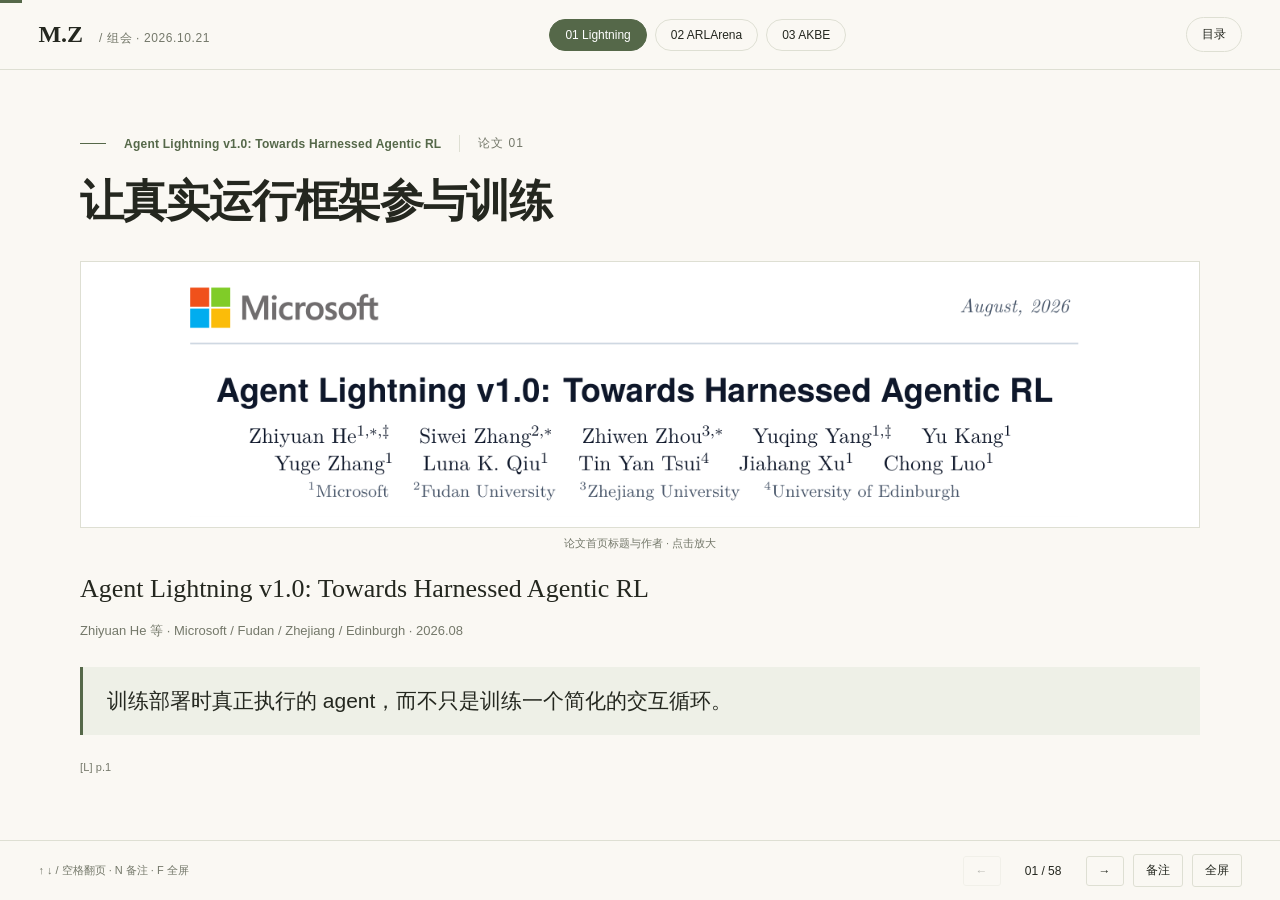
<file: 组会/261021/index.html>
<!doctype html><html lang="zh-CN"><head><meta charset="utf-8"><meta name="viewport" content="width=device-width, initial-scale=1"><meta name="theme-color" content="#faf8f3"><meta name="description" content="2026年10月21日组会：Agent Lightning v1.0、ARLArena / SAMPO、AKBE 论文分享。"><title>智能体强化学习论文分享 · 2026.10.21 · Minrui Zhang</title><link rel="icon" href="../../assets/favicon.svg"><link rel="stylesheet" href="deck.css"></head><body><div id="progress"></div><header class="chrome"><a class="brand" href="../../">M.Z <span>/ 组会 · 2026.10.21</span></a><nav aria-label="论文导航"><a href="#slide-1">01 Lightning</a><a href="#slide-20">02 ARLArena</a><a href="#slide-44">03 AKBE</a></nav><button id="indexButton" aria-label="打开页面目录">目录</button></header><main id="deck" tabindex="0"><section class="slide" id="slide-1" data-paper="Agent Lightning v1.0" aria-label="第 1 页：让真实运行框架参与训练"><div class="slide-inner"><div class="eyebrow"><span class="paper-title">Agent Lightning v1.0: Towards Harnessed Agentic RL</span><span>论文 01</span></div><h1>让真实运行框架参与训练</h1><div class="content"><figure><button class="figure-button" aria-label="放大图片：论文首页标题与作者" data-image="assets/l-title.png"><img src="assets/l-title.png" alt="论文首页标题与作者"></button><figcaption>论文首页标题与作者 · 点击放大</figcaption></figure><p class="lead">Agent Lightning v1.0: Towards Harnessed Agentic RL</p><p class="subtitle">Zhiyuan He 等 · Microsoft / Fudan / Zhejiang / Edinburgh · 2026.08</p><p class="takeaway">训练部署时真正执行的 agent，而不只是训练一个简化的交互循环。</p></div><footer class="source">[L] p.1</footer><aside class="speaker-note" hidden><strong>讲者备注</strong><p>Harness 指管理上下文、工具执行、控制流与错误恢复的运行框架。这里讨论的是 v1.0，不是将早期 Agent Lightning 的算法贡献直接照搬。</p></aside></div></section>
<section class="slide" id="slide-2" data-paper="Agent Lightning v1.0" aria-label="第 2 页：Harness 负责执行，训练系统如何接入？"><div class="slide-inner"><div class="eyebrow"><span class="paper-title">Agent Lightning v1.0: Towards Harnessed Agentic RL</span><span>研究背景</span></div><h1>Harness 负责执行，训练系统如何接入？</h1><div class="content"><div class="cards"><article><span class="card-no">01</span><h3>Harness 的作用</h3><p>管理工具、执行环境、上下文与控制流，决定 agent 如何观察环境、完成长程任务并从失败中恢复。</p></article><article><span class="card-no">02</span><h3>直接集成为何困难？</h3><p>早期 RL 框架要求在训练器内部实现 agent 循环；现有 harness 实现复杂、依赖独立，迁入训练框架的成本很高。</p></article><article><span class="card-no">03</span><h3>初始 Lightning 的思路</h3><p>分离 agent 执行与训练系统，通过 LLM endpoint 连接两端，几乎不改 agent 即可接入 RL。</p></article></div><p class="takeaway">让部署时的 harness 继续管理交互，训练系统跨服务边界观察并优化模型调用，无需重写 agent 循环。</p></div><footer class="source">[L] p.2, Introduction 前三段</footer><aside class="speaker-note" hidden><strong>讲者备注</strong><p>第一段强调 harness 是 agent 能力的一部分；第二段指出早期框架要求内置交互循环，复杂实现与独立依赖使迁移困难，并回顾初始 Agent Lightning 的解耦架构；第三段定义 harnessed agentic RL：训练直接使用部署时的 harness，保留其上下文策略、工具协议与执行语义。这里回顾初始架构思路，后续系统设计页再介绍 v1.0 的具体组件。</p></aside></div></section>
<section class="slide" id="slide-3" data-paper="Agent Lightning v1.0" aria-label="第 3 页：训练循环的控制权，发生了变化"><div class="slide-inner"><div class="eyebrow"><span class="paper-title">Agent Lightning v1.0: Towards Harnessed Agentic RL</span><span>研究背景</span></div><h1>训练循环的控制权，发生了变化</h1><div class="content"><figure><button class="figure-button" data-image="assets/l-paradigm.png" aria-label="放大图片：Figure 2 · Traditional 与 Harnessed Agentic RL"><img src="assets/l-paradigm.png" alt="Figure 2 · Traditional 与 Harnessed Agentic RL"></button><figcaption>Figure 2 · Traditional 与 Harnessed Agentic RL · 点击放大</figcaption></figure><div class="cards"><article><span class="card-no">01</span><h3>传统范式</h3><p>trainer 组织动作与环境反馈，token 历史持续追加，通常一次 rollout 对应一条线性训练序列。</p></article><article><span class="card-no">02</span><h3>Harness 范式</h3><p>harness 独立构造每次 prompt，负责工具、压缩、子智能体与恢复；trainer 只观察 API 调用。</p></article></div></div><footer class="source">[L] pp.2–3, Fig.2, Eqs.1–6</footer><aside class="speaker-note" hidden><strong>讲者备注</strong><p>两种范式都可以用 POMDP 描述。后者的隐状态同时包括 harness 与环境；模型只能看到每次实际提交的 prompt。</p></aside></div></section>
<section class="slide" id="slide-4" data-paper="Agent Lightning v1.0" aria-label="第 4 页：四项挑战，贯穿一条训练链"><div class="slide-inner"><div class="eyebrow"><span class="paper-title">Agent Lightning v1.0: Towards Harnessed Agentic RL</span><span>挑战地图</span></div><h1>四项挑战，贯穿一条训练链</h1><div class="content"><div class="flow"><span>模型调用 → 样本</span><b>→</b><span>奖励 → 优势</span><b>→</b><span>token 损失 → 权重</span><b>→</b><span>动态样本 → GPU</span></div><div class="cards"><article><span class="card-no">01</span><h3>01 / 02：数据与统计</h3><p>文本重分词可能破坏合并条件；同一任务切成多段会重复计入组内奖励统计。</p></article><article><span class="card-no">02</span><h3>03 / 04：目标与调度</h3><p>按 token、sample 或 rollout 平均会改变任务权重；动态样本还必须映射到固定并行后端。</p></article></div><p class="takeaway">同一个 rollout ID，要同时贯穿数据构造、统计归属与参数更新。</p></div><footer class="source">[L] §2.1–2.4</footer><aside class="speaker-note" hidden><strong>讲者备注</strong><p>本页围绕标题所示问题展开讨论。</p></aside></div></section>
<section class="slide" id="slide-5" data-paper="Agent Lightning v1.0" aria-label="第 5 页：文本延续，不等于 token 前缀连续"><div class="slide-inner"><div class="eyebrow"><span class="paper-title">Agent Lightning v1.0: Towards Harnessed Agentic RL</span><span>挑战 01 · Token 前缀连续性</span></div><h1>文本延续，不等于 token 前缀连续</h1><div class="content"><figure><button class="figure-button" data-image="assets/l-token.png" aria-label="放大图片：Figure 3 · 重分词改变 token 边界"><img src="assets/l-token.png" alt="Figure 3 · having 的 token 边界由 h + aving 变为 hav + ing"></button><figcaption>Figure 3 · 相同文本 having，重新分词后 token 边界不同 · 点击放大</figcaption></figure><p>Harness 分别构造每次请求；trainer 只看到 (pᵢ, aᵢ) 调用对，不能假设它们天然组成一条连续 token 轨迹。</p><div class="formula compact">(pᵢᵗᵉˣᵗ, aᵢᵗᵉˣᵗ) ⪯ pᵢ₊₁ᵗᵉˣᵗ　⇏　(pᵢᵗᵒᵏ, aᵢᵗᵒᵏ) ⪯ pᵢ₊₁ᵗᵒᵏ</div><p class="takeaway">文本前缀成立，token 前缀也可能失效：图中 h + aving 被重分为 hav + ing，旧响应无法原样拼入下一次训练序列。</p></div><footer class="source">[L] §2 开头, Eqs.2–6; §2.1, Eqs.8–9, Fig.3, pp.4–5</footer><aside class="speaker-note" hidden><strong>讲者备注</strong><p>⪯ 表示完整前缀。p 是实际输入 prompt，a 是原始采样的响应。训练系统必须保留每次动作真正采样时的条件。上下文压缩、子智能体也可能直接改变历史，使文本级前缀本身就不成立；Figure 3 则强调即使文本不变，也不能推导出 token 级连续性。下一页保留原有三种失效机制的解释。</p></aside></div></section>
<section class="slide" id="slide-6" data-paper="Agent Lightning v1.0" aria-label="第 6 页：为什么重新分词会改变训练条件？"><div class="slide-inner"><div class="eyebrow"><span class="paper-title">Agent Lightning v1.0: Towards Harnessed Agentic RL</span><span>挑战 01 · 成因与边界</span></div><h1>为什么重新分词会改变训练条件？</h1><div class="content"><div class="cards"><article><span class="card-no">01</span><h3>模板并非可拼接</h3><p>对完整对话重新套 chat template，可能增删分隔符或历史 &lt;think&gt; 标记。</p></article><article><span class="card-no">02</span><h3>Decode → Tokenize 漂移</h3><p>同一 having 可由 h + aving 或 hav + ing 组成；文本一致并不保证 token ID 一致。</p></article><article><span class="card-no">03</span><h3>输出后处理</h3><p>工具协议可能修复、规范化并重新序列化 JSON，使下一次上下文连文本都发生变化。</p></article></div><div class="formula compact">(pᵢ, aᵢ) ⪯ pᵢ₊₁ <span class="eq-note">仅当精确 token 前缀成立，才安全合并</span></div><p class="takeaway">强换成缓存 token 会改变下一条动作的条件，形成 off-policy stitching。</p></div><footer class="source">[L] §2.1, Eqs.9–14</footer><aside class="speaker-note" hidden><strong>讲者备注</strong><p>独立训练每次调用保证其采样条件，但重复计算前缀。论文选择保守合并；这里的偏差来自条件拼接，不只是策略参数陈旧。</p></aside></div></section>
<section class="slide" id="slide-7" data-paper="Agent Lightning v1.0" aria-label="第 7 页：保留真实条件，如何复用前缀计算？"><div class="slide-inner"><div class="eyebrow"><span class="paper-title">Agent Lightning v1.0: Towards Harnessed Agentic RL</span><span>挑战 01 · 三种处理方案</span></div><h1>保留真实条件，如何复用前缀计算？</h1><div class="content"><div class="table-wrap"><table><thead><tr><th>方案</th><th>如何处理模型调用</th><th>正确性与代价</th></tr></thead><tbody><tr><td>独立调用训练</td><td>每次按真实 (pᵢ, aᵢ) 单独训练，不假设相邻调用可以合并。</td><td>保留采样条件；共享的长前缀被重复计算，计算效率低。</td></tr><tr><td>前缀共享 / 树结构训练</td><td>精确公共 token 前缀只表示一次；分支感知的因果 mask 限定可见历史。</td><td>可复现独立因果序列的训练结果并复用计算；需要树打包、定制 attention 及分布式梯度支持。</td></tr><tr><td>尽力序列合并<br>Lightning v1.0 采用</td><td>仅在实际 token ID 满足精确前缀关系时追加后缀与新动作；否则关闭旧序列，另开新样本。</td><td>保留真实 prompt，兼容标准 dense causal kernels；仍可能重复计算前缀，重分词漂移只降低合并率。</td></tr></tbody></table></div><p class="takeaway">缓存 token 强制替换虽可提高合并率，但若改变 rollout 实际使用的 prompt，就会引入 off-policy stitching。</p></div><footer class="source">[L] §2.1, Mitigating Broken Token-Prefix Continuity, Eqs.12–13, pp.5–6</footer><aside class="speaker-note" hidden><strong>讲者备注</strong><p>论文还讨论了代理缓存历史文本与 token 并做替换的实现（AReaL、verl Uni-Agent）。这不是无条件安全的第四种办法：仅当不改变实际采样 prompt 时才可安全复用。树结构中的 token 只关注祖先与本分支的更早 token；不能跨分支泄漏上下文。Best-effort 合并是独立调用重复计算与复杂树后端之间的折中。</p></aside></div></section>
<section class="slide" id="slide-8" data-paper="Agent Lightning v1.0" aria-label="第 8 页：为什么先在 rollout 层计算优势？"><div class="slide-inner"><div class="eyebrow"><span class="paper-title">Agent Lightning v1.0: Towards Harnessed Agentic RL</span><span>挑战 02 · 处理方法</span></div><h1>为什么先在 rollout 层计算优势？</h1><div class="content"><figure><button class="figure-button" data-image="assets/l-advantage.png" aria-label="放大图片：Figure 4 · 一个 rollout 可以展开成多个样本"><img src="assets/l-advantage.png" alt="Figure 4 · 一个 rollout 可以展开成多个样本"></button><figcaption>Figure 4 · 一个 rollout 可以展开成多个样本 · 点击放大</figcaption></figure><div class="cards"><article><span class="card-no">01</span><h3>按样本统计，会重复计奖</h3><p>同题两次 rollout，一次成功、一次失败。成功任务若拆成三段，按样本统计的奖励均值会从 0.50 变为 0.75。</p></article><article><span class="card-no">02</span><h3>切分不应改变优势基线</h3><p>重分词、子智能体和上下文压缩只是执行与样本构造方式，不应让某次任务因片段更多而更影响整组统计。</p></article></div><p class="takeaway">先让每个 rollout 的奖励只参与一次组内统计，计算优势后再分配给其样本，使优势基线不受切分数量影响。</p></div><footer class="source">[L] §2.2, Fig.4, pp.6–7</footer><aside class="speaker-note" hidden><strong>讲者备注</strong><p>例子中，rollout 层奖励均值为 (1+0)/2=0.50；若成功轨迹拆成三个样本、失败轨迹保留一个样本，按样本统计变成 (1+1+1+0)/4=0.75。差异来自样本切分，而不是任务结果变化。论文因此选择先在 rollout 层计算优势，再让该 rollout 的样本继承优势。该处理纠正组内统计单位，不等于已经解决不同分支的细粒度信用分配，也不替代下一页讨论的损失归一化。</p></aside></div></section>
<section class="slide" id="slide-9" data-paper="Agent Lightning v1.0" aria-label="第 9 页：三种损失归一化，如何分配任务权重？"><div class="slide-inner"><div class="eyebrow"><span class="paper-title">Agent Lightning v1.0: Towards Harnessed Agentic RL</span><span>挑战 03 · 目标公式</span></div><h1>三种损失归一化，如何分配任务权重？</h1><div class="content"><p class="small">沿用 Figure 5：A 有两段（50、100 tokens），B 有三段（各 30 tokens），C 有一段（40 tokens）。A₁ 等符号表示该段 token 损失之和，而非平均值。</p><div class="table-wrap normalization-table"><table><thead><tr><th>方式 / 原文公式</th><th>Figure 5 的具体算式</th><th>平均单位与影响</th></tr></thead><tbody><tr><td>Token mean<br>Eq.14</td><td>(A₁+A₂+B₁+B₂+B₃+C₁) / 280</td><td>所有 token 等权；A / B / C 的权重为 150/280、90/280、40/280，长任务更重。</td></tr><tr><td>Seq mean token mean<br>Eq.15</td><td>⅙ (A₁/50 + A₂/100 + B₁/30 + B₂/30 + B₃/30 + C₁/40)</td><td>先每段平均，再跨段平均；A / B / C 的权重为 2/6、3/6、1/6，切分越多权重越大。</td></tr><tr><td>Rollout token mean<br>Eq.16</td><td>⅓ [(A₁+A₂)/150 + (B₁+B₂+B₃)/90 + C₁/40]</td><td>先汇总每个 rollout 的 token 并平均，再跨 rollout 平均；每个任务权重均为 1/3。</td></tr></tbody></table></div><p class="takeaway">论文选择 Eq.16：切分数量不改变任务权重，也避免长负样本主导整批更新。</p></div><footer class="source">[L] §2.3, Eqs.14–16, Fig.5, pp.7–8</footer><aside class="speaker-note" hidden><strong>讲者备注</strong><p>R 为 rollout 数；Nρ 为第 ρ 个 rollout 的样本数；Lρ,j 为第 j 段响应 token 数。Eq.14 用全批响应 token 总数作分母；Eq.15 用样本总数作外层分母；Eq.16 外层对 R 个 rollout 平均、内层以各自响应 token 总数归一化。论文认为 Eq.14 与 Eq.16 都比按段等权更有原则，但实际观察到长负样本使 Eq.14 后期不稳，因此偏好 Eq.16。</p></aside></div></section>
<section class="slide" id="slide-10" data-paper="Agent Lightning v1.0" aria-label="第 10 页：动态样本如何映射到固定 GPU？"><div class="slide-inner"><div class="eyebrow"><span class="paper-title">Agent Lightning v1.0: Towards Harnessed Agentic RL</span><span>挑战 04 · 动态样本调度</span></div><h1>动态样本如何映射到固定 GPU？</h1><div class="content"><p>样本数量与长度只有在 harness 执行、构造样本后才确定，而 GPU 数量及并行配置固定；相同 rollout 数不代表相同 token 负载或显存需求。</p><div class="table-wrap"><table><thead><tr><th>调度环节</th><th>关键约束</th></tr></thead><tbody><tr><td>展平 / 打包</td><td>每条 sample 保留 rollout ID 与 prompt-group ID，改变物理布局不改变统计归属。</td></tr><tr><td>并行分配 / micro-batch</td><td>按 token 工作量均衡 GPU 负载，同时保持正确的 rollout 权重。</td></tr><tr><td>Optimizer update</td><td>同一 rollout 的全部样本进入同一次参数更新，避免不同片段在不同策略版本下被评估。</td></tr></tbody></table></div><p class="takeaway">打包与分配可以调整，但不能改变任务权重或拆散更新边界；同一次 update 可以包含多个 micro-batch。</p></div><footer class="source">[L] §2.4, Eq.17</footer><aside class="speaker-note" hidden><strong>讲者备注</strong><p>重分词、上下文压缩与子智能体使样本数量动态变化，因此不能仅凭 prompt 数或 rollout 数提前规划张量行数与 micro-batch。Eq.17 要求展平后仍保留样本的 rollout 与 prompt-group 归属。一个 rollout 的样本可通过多个 micro-batch 累积梯度，但应在同一次 optimizer update 内完成，避免 within-rollout policy skew。这里归纳论文对后端的约束，不声称提出了新的最优负载均衡算法。</p></aside></div></section>
<section class="slide" id="slide-11" data-paper="Agent Lightning v1.0" aria-label="第 11 页：harness 管执行，trainer 管学习"><div class="slide-inner"><div class="eyebrow"><span class="paper-title">Agent Lightning v1.0: Towards Harnessed Agentic RL</span><span>系统设计</span></div><h1>harness 管执行，trainer 管学习</h1><div class="content"><figure><button class="figure-button" aria-label="放大图片：Figure 1 · Agent Lightning v1.0 架构" data-image="assets/l-system.png"><img src="assets/l-system.png" alt="Figure 1 · Agent Lightning v1.0 架构"></button><figcaption>Figure 1 · Agent Lightning v1.0 架构 · 点击放大</figcaption></figure><div class="flow"><span>Trainer 发起任务</span><b>→</b><span>Controller 启动 harness</span><b>→</b><span>Gateway 记录调用</span><b>→</b><span>Adapter 构造样本</span></div><p class="takeaway">用 rollout ID 串起请求、奖励和日志；代理保存真实 token 与 log probability。</p></div><footer class="source">[L] p.1 Fig.1; pp.9–11 §3</footer><aside class="speaker-note" hidden><strong>讲者备注</strong><p>控制平面采用持久状态和事件记录；Controller 是尽力而为的最终一致性。动态打包可以改变数据位置，但不能改变统计归属；同一 rollout 的样本应处于同一次 optimizer update。</p></aside></div></section>
<section class="slide" id="slide-12" data-paper="Agent Lightning v1.0" aria-label="第 12 页：三个组件，协调一次完整任务"><div class="slide-inner"><div class="eyebrow"><span class="paper-title">Agent Lightning v1.0: Towards Harnessed Agentic RL</span><span>系统设计 · 组件</span></div><h1>三个组件，协调一次完整任务</h1><div class="content"><div class="table-wrap"><table><thead><tr><th>组件</th><th>输入与职责</th><th>向下游交付</th></tr></thead><tbody><tr><td>API Gateway</td><td>保存 rollout 状态与事件；代理模型 API</td><td>精确 token、log probability、调用与奖励记录</td></tr><tr><td>Rollout Controller</td><td>轮询期望状态，启动本地进程或 K8S Job</td><td>外部 harness 的执行状态与日志</td></tr><tr><td>Customized Trainer</td><td>注册模型与任务；等待完成并读取事件</td><td>Sample Adapter 构造样本，随后优化参数</td></tr></tbody></table></div><p class="takeaway">Gateway 是生命周期状态的事实来源；Controller 用 reconciliation loop 驱动执行。</p></div><footer class="source">[L] §3, Appendix A</footer><aside class="speaker-note" hidden><strong>讲者备注</strong><p>本地进程池与 Kubernetes 是可替换的执行后端。控制 API 幂等，执行控制采用尽力而为的最终一致性。</p></aside></div></section>
<section class="slide" id="slide-13" data-paper="Agent Lightning v1.0" aria-label="第 13 页：同一组 GPU，交替服务采样与更新"><div class="slide-inner"><div class="eyebrow"><span class="paper-title">Agent Lightning v1.0: Towards Harnessed Agentic RL</span><span>系统设计 · 运行</span></div><h1>同一组 GPU，交替服务采样与更新</h1><div class="content"><figure><button class="figure-button" data-image="assets/l-scheduling.png" aria-label="放大图片：Figure 6 · 同步、异步与同卡异步"><img src="assets/l-scheduling.png" alt="Figure 6 · 同步、异步与同卡异步"></button><figcaption>Figure 6 · 同步、异步与同卡异步 · 点击放大</figcaption></figure><div class="flow"><span>积累足量已完成 rollout</span><b>→</b><span>暂停接收新推理，排空在途请求</span><b>→</b><span>共享 GPU 更新权重</span><b>→</b><span>恢复请求与采样</span></div><p class="takeaway">不必等待整批最慢任务完成；harness 的下一次请求由 Gateway 暂停与恢复。</p></div><footer class="source">[L] §3.1, Fig.6</footer><aside class="speaker-note" hidden><strong>讲者备注</strong><p>同卡异步通过时间复用共享 GPU，不表示推理与更新在同一 GPU 上无条件同时执行。跨阶段长任务带来的策略版本仍需记录。约 2× 是论文配置下的结果。</p></aside></div></section>
<section class="slide" id="slide-14" data-paper="Agent Lightning v1.0" aria-label="第 14 页：网络中断后，重试如何不污染训练？"><div class="slide-inner"><div class="eyebrow"><span class="paper-title">Agent Lightning v1.0: Towards Harnessed Agentic RL</span><span>系统设计 · 网络可靠性</span></div><h1>网络中断后，重试如何不污染训练？</h1><div class="content"><p>执行与训练分离后，两条链路都可能中断：Trainer / Controller 到 Gateway，以及 harness 经代理到模型推理端。两类请求需要分别处理重试。</p><div class="cards"><article><span class="card-no">01</span><h3>控制 API：保证幂等</h3><p>Rollout API 重复调用任意次数，效果与调用一次相同；网络失败后可以重试，避免重复操作破坏任务状态。</p></article><article><span class="card-no">02</span><h3>模型生成：组样本时去重</h3><p>LLM 重试可能生成不同回答，不能直接视作幂等。在同一 rollout 内，对 prompt 完全相同的 model_request 事件只保留最后一次。</p></article></div><p class="takeaway">控制请求靠幂等保护状态；重复生成靠事件去重，避免把重试或已被替代的调用重复纳入训练。</p></div><footer class="source">[L] §3.2 Network Issues, p.10</footer><aside class="speaker-note" hidden><strong>讲者备注</strong><p>去重发生在 Customized Trainer 组装训练样本时，范围是同一次 rollout 内完全相同的 prompt，保留最新调用。不能将此规则扩大为跨 rollout 去重，否则会删除同题多次采样的正常探索。LLM 的重新生成并不保证与上次响应相同，所以论文明确将控制 API 的幂等与模型调用的去重分开。</p></aside></div></section>
<section class="slide" id="slide-15" data-paper="Agent Lightning v1.0" aria-label="第 15 页：用 Kubernetes 执行，用轨迹与日志诊断"><div class="slide-inner"><div class="eyebrow"><span class="paper-title">Agent Lightning v1.0: Towards Harnessed Agentic RL</span><span>系统设计 · 执行与监控</span></div><h1>用 Kubernetes 执行，用轨迹与日志诊断</h1><div class="content"><div class="cards"><article><span class="card-no">01</span><h3>Kubernetes 集成</h3><p>Rollout Controller 将每次 agent 执行调度为标准 K8S Job，支持在自建或本地集群并发运行，减少对商业沙箱服务的依赖与持续付费。</p></article><article><span class="card-no">02</span><h3>训练过程监控</h3><p>Customized Trainer 记录训练与验证 rollout，并收集 Kubernetes Pod 日志，便于定位异常行为、网络故障和 reward hacking。</p></article></div><div class="flow"><span>Controller 调度 Job</span><b>→</b><span>记录 rollout 与 Pod 日志</span><b>→</b><span>AI agent 辅助排查异常</span></div><p class="takeaway">不仅让任务并发跑起来，还要保留可追查的执行记录；作者已借助该监控发现 reward hacking 案例。</p></div><footer class="source">[L] §§3.3–3.4, pp.10–11; Appendix A; §4.3.2</footer><aside class="speaker-note" hidden><strong>讲者备注</strong><p>论文将自托管 K8S 与 Modal、Volcano veFaas、E2B 等商业沙箱方案对照，强调避免商业服务的经常性费用，并非运行基础设施没有成本。监控记录训练和验证轨迹及 Pod 级日志，使 AI agents 能辅助识别问题；它不保证自动消除所有 reward hacking 或执行故障。</p></aside></div></section>
<section class="slide" id="slide-16" data-paper="Agent Lightning v1.0" aria-label="第 16 页：三类 agent 均观察到提升"><div class="slide-inner"><div class="eyebrow"><span class="paper-title">Agent Lightning v1.0: Towards Harnessed Agentic RL</span><span>实验效果</span></div><h1>三类 agent 均观察到提升</h1><div class="content"><div class="table-wrap results-table"><table><thead><tr><th>Agent / 模型</th><th>Benchmark / 评测集</th><th>训练策略</th><th>训练前 → 后</th><th>提升</th></tr></thead><tbody><tr><td>搜索<br>Llama-3.2-3B-Instruct</td><td>HotpotQA、2WikiMultiHopQA、MuSiQue、Bamboogle、TriviaQA、NQ<br><small>各 50 条，EM 验证奖励</small></td><td>Search-R1 设置 + GRPO<br><small>HotpotQA 训练；每题 4 条 rollout</small></td><td>25.1% → 41.7%</td><td>+16.6 pp</td></tr><tr><td>通用指令<br>Qwen3-4B-Instruct-2507</td><td>Instruction Pre-Training 数据集<br><small>20% 留作评测；验证奖励</small></td><td>LLM-in-Sandbox + RLOO<br><small>80% 用于训练；每题 8 条 rollout</small></td><td>51.9% → 70.2%</td><td>+18.3 pp</td></tr><tr><td>代码<br>Qwen3.5-9B</td><td>SWE-bench Verified<br><small>代码修复评测</small></td><td>mini-SWE-agent + GRPO<br><small>筛选后约 6K SWE-smith；rollout 层优势与损失归一化</small></td><td>41.8% → <strong>56.4%</strong></td><td><strong>+14.6 pp</strong></td></tr></tbody></table></div><p class="takeaway">三个设置分别验证搜索、沙箱指令与代码修复能力；训练算法不完全相同，结果也不属于同一评测口径。</p><p class="small">pp = 百分点。代码任务的内部验证集来自筛选后的 SWE-smith，表中 56.4% 则是 SWE-bench Verified 的评测结果。</p></div><footer class="source">[L] pp.11–14 §4</footer><aside class="speaker-note" hidden><strong>讲者备注</strong><p>§4.1：HotpotQA 训练，batch size 512，每题 4 条 rollout，每 10 步评测；6 个问答集各抽 50 条，EM 作奖励。§4.2：采用原始 LLM-in-Sandbox harness，Instruction Pre-Training 数据按 80%/20% 切分，RLOO，batch size 8，每题 8 条 rollout，每 20 步评测。§4.3：mini-SWE-agent，SWE-smith 过滤后约 6K 训练与 400 内部测试样本；三种消融均以 GRPO 为基础，最佳设置使用 rollout 层优势和 rollout token mean。SWE-bench Verified 在 step 208 达 56.4%，不要与内部验证最高 38.2% 混淆。</p></aside></div></section>
<section class="slide" id="slide-17" data-paper="Agent Lightning v1.0" aria-label="第 17 页：先筛选可学任务，再堵住奖励捷径"><div class="slide-inner"><div class="eyebrow"><span class="paper-title">Agent Lightning v1.0: Towards Harnessed Agentic RL</span><span>代码实验 · 数据与环境</span></div><h1>先筛选可学任务，再堵住奖励捷径</h1><div class="content"><div class="cards"><article><span class="card-no">01</span><h3>基础清洗</h3><p>SWE-smith 原有 59,136 个任务。剔除空题面、镜像缺少问题分支，以及测试数超过 200 的任务。</p></article><article><span class="card-no">02</span><h3>难度过滤</h3><p>Qwen3.5-9B 每题尝试 4 次：去掉全成功，保留有成有败的约 5K 题，再加入 1K 道全失败题。</p></article><article><span class="card-no">03</span><h3>防 reward hacking</h3><p>禁用 Git 命令并隐藏 .git；通过 K8S 网络策略限制出站访问，仅放行白名单服务，防止直接获取参考源码。</p></article></div><p class="takeaway">最终约 6K 训练、400 内部测试样本：既提供有效学习信号，也保留困难任务，并要求 agent 使用题面与本地信息解决问题。</p></div><footer class="source">[L] §§4.3.1–4.3.2, pp.12–13</footer><aside class="speaker-note" hidden><strong>讲者备注</strong><p>原始数据来自 128 个仓库；18,033 条题面为空，1,265 条在镜像中缺少问题分支，不能将这些数量简单视为互斥集合相减。部分任务测试超过 7,000 条，论文因此过滤超过 200 条测试的任务。难度过滤保留成功与失败混合的任务，并补充全失败任务，避免数据过易。观察到的奖励捷径包括读取 Git 金标准提交，以及通过 wget/curl、pip、urllib 下载上游或参考源码。两类环境防护与数据过滤是不同层面的措施。</p></aside></div></section>
<section class="slide" id="slide-18" data-paper="Agent Lightning v1.0" aria-label="第 18 页：优势与归一化需配合，动态切分并非少数"><div class="slide-inner"><div class="eyebrow"><span class="paper-title">Agent Lightning v1.0: Towards Harnessed Agentic RL</span><span>代码实验 · 训练动态</span></div><h1>优势与归一化需配合，动态切分并非少数</h1><div class="content"><div class="paired-figures"><figure><button class="figure-button" data-image="assets/l-ablation.png" aria-label="放大图片：Figure 9 · 验证奖励与策略熵"><img src="assets/l-ablation.png" alt="Figure 9 · 验证奖励与策略熵"></button><figcaption>Figure 9 · 验证奖励与策略熵 · 点击放大</figcaption></figure><figure><button class="figure-button" data-image="assets/l-merging.png" aria-label="放大图片：Figure 10 · 单样本占比与每任务样本数"><img src="assets/l-merging.png" alt="Figure 10 · 单样本占比与每任务样本数"></button><figcaption>Figure 10 · 单样本占比与每任务样本数 · 点击放大</figcaption></figure></div><div class="cards"><article><span class="card-no">01</span><h3>Figure 9：联合修正更好</h3><p>最高内部验证奖励：sample 优势 35.0%；仅改 rollout 优势 33.1%；再加 rollout 归一化达 38.2%，熵增长更慢、更稳定。</p></article><article><span class="card-no">02</span><h3>Figure 10：切分很普遍</h3><p>最佳设置下，平均仅 36% 的 rollout 保持单样本，每个 rollout 平均 2.41 个样本；统计单位与归一化会影响实际训练。</p></article></div><p class="takeaway">优势修正需与任务权重控制一起考察；最佳设置在 SWE-bench Verified 达到 56.4%，与内部验证的 38.2% 属于不同评测。</p></div><footer class="source">[L] §4.3.3, Figs.9–10, pp.13–14</footer><aside class="speaker-note" hidden><strong>讲者备注</strong><p>三组均使用 GRPO。基线是 sample 层优势 + Eq.14 token mean；第二组仅把优势改到 rollout 层；第三组再采用 Eq.16 rollout token mean。联合设置在 step 128 达内部验证奖励 38.2%，在 step 208 的 SWE-bench Verified 结果为 56.4%（初始 41.8%）。Figure 10 描述联合设置的合并行为；为减少 padding，尽量将轨迹合并为训练行，但仍普遍出现一条 rollout 对应多样本。这里的比较支持该实验设置中联合处理的价值，不证明所有场景只改优势都会降低效果。</p></aside></div></section>
<section class="slide" id="slide-19" data-paper="Agent Lightning v1.0" aria-label="第 19 页：先验证数据语义，再比较算法"><div class="slide-inner"><div class="eyebrow"><span class="paper-title">Agent Lightning v1.0: Towards Harnessed Agentic RL</span><span>研究启发</span></div><h1>先验证数据语义，再比较算法</h1><div class="content"><div class="cards"><article><span class="card-no">01</span><h3>值得记录</h3><p>rollout → sample 映射、真实 token、策略版本、失败轨迹长度。</p></article><article><span class="card-no">02</span><h3>可做实验</h3><p>控制奖励与模型，只改变切分与统计方式，检查任务权重是否漂移。</p></article><article><span class="card-no">03</span><h3>仍待解决</h3><p>终局奖励怎样分配给子任务和分支？上下文压缩怎样影响信用分配？</p></article></div><p class="takeaway">我们的启发：把样本构造与归一化写进实验配置。</p></div><footer class="source">[L] §2, §4, §5 · 本页实验建议为分享者分析</footer><aside class="speaker-note" hidden><strong>讲者备注</strong><p>本页围绕标题所示问题展开讨论。</p></aside></div></section>
<section class="slide" id="slide-20" data-paper="ARLArena / SAMPO" aria-label="第 20 页：多轮强化学习为何会突然崩溃？"><div class="slide-inner"><div class="eyebrow"><span class="paper-title">ARLArena: A Unified Framework for Stable Agentic Reinforcement Learning</span><span>论文 02</span></div><h1>多轮强化学习为何会突然崩溃？</h1><div class="content"><figure><button class="figure-button" aria-label="放大图片：论文首页标题与作者" data-image="assets/a-title.png"><img src="assets/a-title.png" alt="论文首页标题与作者"></button><figcaption>论文首页标题与作者 · 点击放大</figcaption></figure><p class="lead">ARLArena: A Unified Framework for Stable Agentic Reinforcement Learning</p><p class="subtitle">Xiaoxuan Wang 等 · UCLA / UW–Madison · 所提供版本：2026.07</p><p class="takeaway">先建立可控实验平台，再定位不稳定来源，最后组合 SAMPO。</p></div><footer class="source">[A] p.1, arXiv:2602.21534v3</footer><aside class="speaker-note" hidden><strong>讲者备注</strong><p>本页围绕标题所示问题展开讨论。</p></aside></div></section>
<section class="slide" id="slide-21" data-paper="ARLArena / SAMPO" aria-label="第 21 页：多轮交互，为什么容易导致训练崩溃？"><div class="slide-inner"><div class="eyebrow"><span class="paper-title">ARLArena: A Unified Framework for Stable Agentic Reinforcement Learning</span><span>问题与核心</span></div><h1>多轮交互，为什么容易导致训练崩溃？</h1><div class="content"><div class="cards"><article><span class="card-no">01</span><h3>交互中的四重困难</h3><p>动作可能无效，奖励往往稀疏；任务跨度长，难判断各步贡献；策略变化又使 agent–环境交互的数据分布持续变化。</p></article><article><span class="card-no">02</span><h3>早期偏差会逐轮放大</h3><p>前几步的小偏差改变后续状态与决策，使轨迹分布偏移，进一步放大信用分配噪声，产生退化的 rollout。</p></article></div><div class="flow"><span>早期决策偏差</span><b>→</b><span>跨轮累积与分布偏移</span><b>→</b><span>信用分配噪声放大</span><b>→</b><span>轨迹退化、训练失稳</span></div><p class="takeaway">结果难以跨运行和环境复现，也限制了向更长任务、更复杂交互空间扩展，因此需要稳定且可扩展的 ARL 训练方案。</p></div><footer class="source">[A] §1 Introduction, p.1 · ARL 训练不稳定性的动机段落</footer><aside class="speaker-note" hidden><strong>讲者备注</strong><p>依据 Introduction 中 However, agentic RL (ARL) training remains highly unstable… 段落改写。四重困难对应 invalid actions、sparse rewards、long-horizon credit assignment、non-stationary agent–environment dynamics。非平稳性指交互与采样分布随训练演化，不意味着环境转移规则必然被修改。流程是论文对失稳机制的动机性说明，不把它当作后文已经通过消融证明的唯一崩溃原因；后续页面再介绍具体优化设计及诊断证据。</p></aside></div></section>
<section class="slide" id="slide-22" data-paper="ARLArena / SAMPO" aria-label="第 22 页：从统一分析到稳定算法：ARLArena 做了什么？"><div class="slide-inner"><div class="eyebrow"><span class="paper-title">ARLArena: A Unified Framework for Stable Agentic Reinforcement Learning</span><span>主要贡献</span></div><h1>从统一分析到稳定算法：ARLArena 做了什么？</h1><div class="content"><div class="contribution-layout"><figure><button class="figure-button" data-image="assets/a-overview.png" aria-label="放大图片：ARLArena 框架总览"><img src="assets/a-overview.png" alt="ARLArena 框架总览：标准化 testbed、策略梯度维度、分析发现与统一算法 SAMPO"></button><figcaption>ARLArena 框架总览 · 作者仓库原图 · 点击放大</figcaption></figure><div class="contribution-summary"><article><h3>01 · 统一分析视角</h3><p>以策略梯度的四个设计维度，归类并比较优化方法。</p></article><article><h3>02 · 可复现测试平台</h3><p>用 BC、格式约束、KL 与调参建立可靠基线。</p></article><article><h3>03 · 崩溃诊断与干预</h3><p>分析失稳来源，提出针对性的稳定措施。</p></article><article><h3>04 · 统一算法 SAMPO</h3><p>组合有效设计，兼顾训练稳定性与最终性能。</p></article></div></div></div><footer class="source">[A] §1 Introduction, pp.1–2；总览图：github.com/WillDreamer/ARL-Arena（作者仓库）</footer><aside class="speaker-note" hidden><strong>讲者备注</strong><p>四项贡献对应 Introduction 最后一段：(i) 统一策略梯度视角与四维分类；(ii) 标准化可复现 testbed 与稳定性诊断方法；(iii) 对常见崩溃模式的发现与补救；(iv) SAMPO。此页概述贡献，不提前将每个组件的收益解释为对任何任务均成立。训练配方包括格式纠正、行为克隆初始化与基于 KL 的正则。 总览图来自作者仓库 public/arlarena_overview.png，与用户提供图一致。图的 Finding 编号属于总览图自身，不与后文 Introduction 三点总结或 PDF 中各 Finding 编号强行对应。</p></aside></div></section>
<section class="slide" id="slide-23" data-paper="ARLArena / SAMPO" aria-label="第 23 页：哪些设计，更有利于稳定的多轮训练？"><div class="slide-inner"><div class="eyebrow"><span class="paper-title">ARLArena: A Unified Framework for Stable Agentic Reinforcement Learning</span><span>三个核心发现</span></div><h1>哪些设计，更有利于稳定的多轮训练？</h1><div class="content"><div class="cards"><article><span class="card-no">01</span><h3>序列级裁剪更稳定</h3><p>在论文实验中，过于宽容的裁剪会导致训练崩溃；采用序列级裁剪则能保持稳定改进。</p></article><article><span class="card-no">02</span><h3>优势应利用环境信息</h3><p>在优势设计中纳入环境层面的信息，有助于区分交互步骤的贡献，同时改善稳定性与性能。</p></article><article><span class="card-no">03</span><h3>动态采样与细粒度优势互补</h3><p>将动态采样与更细粒度的优势设计结合，能够进一步改善 ARL 训练，而不只依赖终局回报。</p></article></div><p class="takeaway">这些发现引向 SAMPO：组合序列级裁剪、细粒度优势与动态过滤；后续页面再展开机制和实验依据。</p></div><footer class="source">[A] §1 Introduction, “This systematic analysis yields three key findings”, pp.1–2</footer><aside class="speaker-note" hidden><strong>讲者备注</strong><p>按照 Introduction 的三条发现组织：(1) tolerant clipping 与 sequence-level clipping 的稳定性差异；(2) environment-level information 对优势设计的价值；(3) dynamic sampling 与 fine-grained advantage design 结合的益处。这里只总结论文所研究设置中的结论，不宣称所有模型、任务或超参数下均必然成立；不同组合的条件与消融在后续页解释。</p></aside></div></section>
<section class="slide" id="slide-24" data-paper="ARLArena / SAMPO" aria-label="第 24 页：从一轮生成，到多轮 agent–环境交互"><div class="slide-inner"><div class="eyebrow"><span class="paper-title">ARLArena: A Unified Framework for Stable Agentic Reinforcement Learning</span><span>多轮交互 · 策略梯度</span></div><h1>从一轮生成，到多轮 agent–环境交互</h1><div class="content"><div class="flow"><span>当前上下文 x⁽ᵏ⁾</span><b>→</b><span>策略生成响应 y⁽ᵏ⁾</span><b>→</b><span>提取并执行动作 a⁽ᵏ⁾</span><b>→</b><span>环境更新为 s⁽ᵏ⁺¹⁾</span></div><p>环境反馈用于构造下一轮上下文 x⁽ᵏ⁺¹⁾，循环 K 轮形成完整轨迹；训练时，将多轮轨迹分解为单轮更新，并对各轮生成 token 累积策略梯度。</p><figure class="policy-equation"><button class="figure-button" data-image="assets/a-policy-gradient.png" aria-label="放大图片：论文公式（3）多轮 Agentic RL 策略梯度"><img src="assets/a-policy-gradient.png" alt="论文公式（3）原图：跨 K 轮及每轮 token，累积 IS 权重、对数概率梯度与优势的乘积"></button><figcaption>Eq.(3) · 论文原图：跨轮、跨 token 的策略梯度 · 点击放大</figcaption></figure><p class="takeaway">公式中三部分分别控制：IS 修正新旧策略差异，log-prob 梯度调整生成概率，优势给出该轮响应的学习方向。</p></div><footer class="source">[A] §2.1 Policy Gradient for Agentic RL, Eq.3, p.2</footer><aside class="speaker-note" hidden><strong>讲者备注</strong><p>第 k 轮，策略根据累积历史构成的 x^(k) 生成 y^(k)，从响应中提取动作 a^(k)，环境按 s^(k+1)=f(a^(k),s^(k)) 更新，并据新状态构造下一轮上下文。f 包括工具调用、环境观察或检索信息。完整轨迹为 (x^(1),y^(1),...,x^(K),y^(K))。公式（3）对行为策略 πθold 采样的轨迹取期望，跨 K 轮及各轮 T_k 个生成 token 求和。w_t 为当前策略与行为策略的 token 概率比；A(x^(k),y^(k)) 是单轮响应的优势。原图保留作者对 IS、Log prob、Advantage 的彩色标注。</p></aside></div></section>
<section class="slide" id="slide-25" data-paper="ARLArena / SAMPO" aria-label="第 25 页：损失聚合：如何平均单轮序列与 token？"><div class="slide-inner"><div class="eyebrow"><span class="paper-title">ARLArena: A Unified Framework for Stable Agentic Reinforcement Learning</span><span>研究维度 01 · Loss Aggregation</span></div><h1>损失聚合：如何平均单轮序列与 token？</h1><div class="content"><div class="formula compact">Lseq = (1/N) Σᵢ₌₁ᴺ (1/Tᵢ) Σₜ₌₀ᵀⁱ⁻¹ ℓᵢₜ　(4)<br>Ltoken = [Σᵢ₌₁ᴺ Σₜ₌₀ᵀⁱ⁻¹ ℓᵢₜ] / Σᵢ₌₁ᴺ Tᵢ　(5)</div><p class="small">N 是多轮轨迹分解后的单轮序列总数；Tᵢ 是第 i 段生成长度；ℓᵢₜ 是该 token 的 clipped surrogate。</p><div class="cards"><article><h3>Seq-mean-token-mean</h3><p>先对每段 token 取平均，再对 N 段平均。每段等权，单个 token 权重与所在段长度成反比，可能引入偏向短响应的长度偏置。</p></article><article><h3>Token-mean</h3><p>将所有有效 token 的损失相加，再除以总 token 数，令 batch 中每个未屏蔽 token 具有相同权重。</p></article></div></div><footer class="source">[A] §2.2 Loss Aggregation, Eqs.4–5, p.3</footer><aside class="speaker-note" hidden><strong>讲者备注</strong><p>公式为原文等价重排；各求和 t 从 0 到 T_i−1。这里的序列是分解后的单轮响应，不是 Lightning 的整条 rollout。原文将 ℓ 定义为 min(w A, clip(w,1−ε,1+ε) A)。与 Lightning 的 rollout 等权目标不同，统计单位必须先明确。</p></aside></div></section>
<section class="slide" id="slide-26" data-paper="ARLArena / SAMPO" aria-label="第 26 页：IS 裁剪：限制相对旧策略的更新"><div class="slide-inner"><div class="eyebrow"><span class="paper-title">ARLArena: A Unified Framework for Stable Agentic Reinforcement Learning</span><span>研究维度 02 · IS Clipping</span></div><h1>IS 裁剪：限制相对旧策略的更新</h1><div class="content"><div class="formula compact">wᵢₜ = πθ(yᵢₜ | xᵢ, yᵢ,&lt;ₜ) / πold(yᵢₜ | xᵢ, yᵢ,&lt;ₜ)<br>L = [Σᵢ Σₜ min(wᵢₜ Aᵢ, clip(wᵢₜ,1±ε) Aᵢ)] / Σᵢ Tᵢ　(6)</div><p>通过当前策略与行为策略的概率比刻画更新幅度，以裁剪目标限制偏离，缓解过大更新带来的性能下降与不稳定。</p><div class="cards"><article><h3>CISPO</h3><p>对 IS 权重裁剪并停止其梯度，保留越界 token 的 log-prob 学习信号。</p></article><article><h3>SAPO</h3><p>使用软裁剪，平滑衰减过大的比率，而非直接硬截断。</p></article><article><h3>GSPO</h3><p>以序列级重要性比率作为裁剪判据，控制整段生成的更新。</p></article></div></div><footer class="source">[A] §2.2 IS Clipping, Eq.6; Table 1, Appendix A.2, p.3</footer><aside class="speaker-note" hidden><strong>讲者备注</strong><p>使用原文策略 surrogate 的符号约定。裁剪不意味着训练后所有 token 概率比被强行限制在区间。CISPO 对裁剪后的 IS 权重 stop-gradient，梯度经 log-prob 项传播；GSPO 使用长度归一的序列比率。此处仅介绍机制，不提前引入后文训练崩溃的实验结论。</p></aside></div></section>
<section class="slide" id="slide-27" data-paper="ARLArena / SAMPO" aria-label="第 27 页：动态过滤：让组内保留相对学习信号"><div class="slide-inner"><div class="eyebrow"><span class="paper-title">ARLArena: A Unified Framework for Stable Agentic Reinforcement Learning</span><span>研究维度 03 · Trajectory Filtering and Resampling</span></div><h1>动态过滤：让组内保留相对学习信号</h1><div class="content"><div class="formula compact">L = [Σᵢ Σₜ min(wᵢₜ Aᵢ, clip(wᵢₜ,1±ε) Aᵢ)] / Σᵢ Tᵢ<br>约束：0 &lt; |{y⁽ⁱ⁾ : is_equivalent(a, y⁽ⁱ⁾)}| &lt; G　(7)</div><p class="small">a 表示任务完成目标；is_equivalent 判定轨迹是否成功完成任务；G 是同一问题的采样组大小。</p><div class="cards"><article><h3>为什么过滤？</h3><p>长程交互中，若一组输出奖励完全相同（如全部成功或全部失败），组相对优势会退化，产生缺少有效梯度的训练数据。</p></article><article><h3>如何重采样？</h3><p>过滤这类退化组，再采集额外轨迹，增加具有差异性奖励和有效策略梯度的样本比例。</p></article></div></div><footer class="source">[A] §2.2 Trajectory Filtering and Resampling, Eq.7, p.4</footer><aside class="speaker-note" hidden><strong>讲者备注</strong><p>条件表达的是同题组中成功数量介于 0 与 G 之间。原文以全部正确和全部错误为奖励相同的例子；若存在格式惩罚等额外奖励，不能据此把所有失败组一概认定为无信号。这里只解释 §2.2 的动态采样机制。</p></aside></div></section>
<section class="slide" id="slide-28" data-paper="ARLArena / SAMPO" aria-label="第 28 页：优势设计：引入状态信息与逐轮不确定性"><div class="slide-inner"><div class="eyebrow"><span class="paper-title">ARLArena: A Unified Framework for Stable Agentic Reinforcement Learning</span><span>研究维度 04 · Advantage Design</span></div><h1>优势设计：引入状态信息与逐轮不确定性</h1><div class="content"><div class="formula compact">GiGPO：A′ᵢ,ₖ = Aᵢ + ω · Astep(ŷᵢ,ₖ)<br>EMPG：A′ᵢ = g(Hₖ) Aᵢ + ζ f(Hₖ₊₁)</div><div class="cards"><article><h3>GiGPO：相同状态下比较动作</h3><p>按相同前置环境状态对动作分组，构造局部相对优势，与 episode 层优势结合，利用显式状态转移细化信用分配。</p></article><article><h3>EMPG：按熵调节学习信号</h3><p>为优势引入与熵相关的项，依据交互轮次的不确定性调节学习信号，以适应多轮决策过程。</p></article></div><p class="small">Aᵢ：episode 层优势；Astep：局部状态组优势；Hₖ：第 k 轮熵；ω、ζ：权重；g、f：熵相关调节函数。</p></div><footer class="source">[A] §2.2 Advantage Design, p.4; 公式见 Table 1 / Appendix A.3</footer><aside class="speaker-note" hidden><strong>讲者备注</strong><p>§2.2 此小节主要以文字介绍两种优势设计，公式依据该小节指向的 Table 1 与 Appendix A.3 补充。GiGPO 依赖可比较的前置状态；不是对任意文本相似样本分组，也不是额外人工步骤标签。EMPG 的 g、f 依原文记号表示熵调节函数。本页不把两种方法的机制混为一体。</p></aside></div></section>
<section class="slide" id="slide-29" data-paper="ARLArena / SAMPO" aria-label="第 29 页：这些方法，各自在改什么？"><div class="slide-inner"><div class="eyebrow"><span class="paper-title">ARLArena: A Unified Framework for Stable Agentic Reinforcement Learning</span><span>训练策略对照</span></div><h1>这些方法，各自在改什么？</h1><div class="content"><div class="table-wrap"><table><thead><tr><th>策略</th><th>相对基础 GRPO 的主要变化</th><th>需要观察</th></tr></thead><tbody><tr><td>GRPO-ST</td><td>每段先按 token 平均，再对段平均</td><td>短长段的相对权重</td></tr><tr><td>SAPO / CISPO</td><td>软裁剪 / 截断 IS 权重并 stop-gradient</td><td>越界负优势样本是否仍贡献更新</td></tr><tr><td>GSPO</td><td>以长度归一的序列比率控制更新</td><td>整段策略偏离</td></tr><tr><td>DAPO</td><td>动态过滤与重采样，非对称裁剪</td><td>有效组比例及额外采样成本</td></tr><tr><td>GiGPO / EMPG</td><td>全局加局部优势 / 熵调节优势</td><td>步骤信用与不确定性</td></tr></tbody></table></div></div><footer class="source">[A] Table 1, Appendix A</footer><aside class="speaker-note" hidden><strong>讲者备注</strong><p>此表是设计维度对照，不表示论文中的组合实验只更改表内单一超参数。</p></aside></div></section>
<section class="slide" id="slide-30" data-paper="ARLArena / SAMPO" aria-label="第 30 页：先建立可靠基准，再比较优化策略"><div class="slide-inner"><div class="eyebrow"><span class="paper-title">ARLArena: A Unified Framework for Stable Agentic Reinforcement Learning</span><span>实验设置 · Testbed 与训练</span></div><h1>先建立可靠基准，再比较优化策略</h1><div class="content"><div class="flow"><span>高分自生成轨迹 → BC 初始化</span><b>→</b><span>格式惩罚 + 按需 KL 正则</span><b>→</b><span>各优化方法独立网格调参</span></div><p class="small">格式惩罚约束 &lt;think&gt; / &lt;action&gt; 结构；KL 约束相对参考策略的偏离。以训练最后 20% 步数的成功率方差低于预设阈值判断稳定性。</p><div class="cards"><article><h3>任务与模型</h3><p>覆盖 ALFWorld、WebShop、Sokoban 与 TIR Math。正文主设定：数学采用 Qwen3-4B-base，其余任务从 SFT 后模型初始化；另用 SFT 后 Qwen3-8B 检验一致性。</p></article><article><h3>交互与优化流程</h3><p>基于 verl，以 agentic loop 协调 rollout 与环境交互，再将完整多轮轨迹拆为单轮样本优化；实验运行在 NVIDIA H200 或 B200 GPU 上。</p></article></div><p class="takeaway">基准控制初始化、输出合法性与正则条件，并为不同优化方法单独调参，减少把训练配方差异误判为算法差异。</p></div><footer class="source">[A] §3 Experimental Setup, Table 2, pp.4–5; Appendix B–C</footer><aside class="speaker-note" hidden><strong>讲者备注</strong><p>§3.1 的 BC 数据由 Qwen3 系列模型在目标环境自生成交互轨迹，并筛选高分样本组成多轮 SFT 数据。格式违规（缺失标签、错误嵌套、标签外多余内容）在最终奖励中加固定惩罚。辅助 KL 使用 k3 估计器；正则按需使用，并非所有任务相同。各 PO 先用默认配置，再进行方法专属网格搜索，尤其注意 IS 裁剪参数。正文 §3.2 以 Qwen3-4B 为主描述，具体任务的 backbone、数据量、轮数及超参数以 Appendix B 为准（Sokoban 等配置不可仅由正文概括推断）；数学从 base 开始，参考 KL 系数为 0。8B 扩展见 Appendix C，不代表所有任务和方法均完成了 8B 实验。</p></aside></div></section>
<section class="slide" id="slide-31" data-paper="ARLArena / SAMPO" aria-label="第 31 页：前期提升快，不代表训练过程稳定"><div class="slide-inner"><div class="eyebrow"><span class="paper-title">ARLArena: A Unified Framework for Stable Agentic Reinforcement Learning</span><span>IS 敏感性 · Figure 2</span></div><h1>前期提升快，不代表训练过程稳定</h1><div class="content"><figure><button class="figure-button" data-image="assets/a-dynamics.png" aria-label="放大图片：Figure 2 · ALFWorld 上六种 IS 设计的训练动态"><img src="assets/a-dynamics.png" alt="Figure 2 · ALFWorld 上六种 IS 设计的训练动态"></button><figcaption>Figure 2 · ALFWorld 上六种 IS 设计的训练动态 · 点击放大</figcaption></figure><div class="cards"><article><h3>SAPO / CISPO：先快后崩</h3><p>相比 GRPO、GSPO，前期成功率提升更快、格式适应更快，相对参考策略的偏离也更大；约 step 130 后 KL 与梯度范数激增，格式有效率和成功率骤降。</p></article><article><h3>GSPO 与 masked 变体：更平稳</h3><p>GSPO 的成功率逐步提升，KL 与梯度范数更稳定。SAPO-SM、CISPO-SM 屏蔽高风险序列后，也呈现较稳定的更新与格式行为。</p></article></div><p class="takeaway">序列级限幅对于稳定训练是有效的，而过度宽容的限幅阈值可能会以牺牲长期稳定性为代价来获得短期收益。</p><p class="small">Off-policy KL：当前策略 vs 行为策略；KL loss：当前策略 vs 参考策略。高风险序列的具体诊断见下一页 Figure 3。</p></div><footer class="source">[A] §4.1 Impact of IS on ARL, Fig.2, pp.5–6</footer><aside class="speaker-note" hidden><strong>讲者备注</strong><p>本页先讲现象，再由下一页给出原因诊断。Figure 2 中 SAPO/CISPO 早期成功率快速上升，约 step 130 后 KL 与梯度范数激增，格式有效率和成功率下降；Figure 3 才直接呈现 IS 越界与负优势低比率序列的证据。因此不能说 Figure 2 本身绘出了 token 比率。比率越界并不自动导致异常梯度，关键是宽容裁剪下相关轨迹仍贡献更新；sequence mask 定向屏蔽 A&lt;0 且偏离过大的序列，不是删除所有失败样本，也不是保证任何训练均不崩溃。</p></aside></div></section>
<section class="slide" id="slide-32" data-paper="ARLArena / SAMPO" aria-label="第 32 页：负优势、低 IS 比率的序列在累积"><div class="slide-inner"><div class="eyebrow"><span class="paper-title">ARLArena: A Unified Framework for Stable Agentic Reinforcement Learning</span><span>IS 敏感性 · 崩溃起因</span></div><h1>负优势、低 IS 比率的序列在累积</h1><div class="content"><figure><button class="figure-button" data-image="assets/a-is-diagnosis.png" aria-label="放大图片：Figure 3 · SAPO 与 SAPO-SM 的 token / sequence 级分析"><img src="assets/a-is-diagnosis.png" alt="Figure 3 · SAPO 与 SAPO-SM 的 token / sequence 级分析"></button><figcaption>Figure 3 · SAPO 与 SAPO-SM 的 token / sequence 级分析 · 点击放大</figcaption></figure><div class="cards"><article><h3>Token 层：越界比例失衡</h3><p>SAPO 崩溃时，越界 token 快速增多，主要来自负优势、低 IS 比率的下界部分；稳定训练中比例较低，上下界更平衡。</p></article><article><h3>Sequence 层：策略偏移集中</h3><p>按优势正负、比率大小和熵高低分为八组后，崩溃时负优势且低比率组的相对 KL 贡献骤增；熵的区分作用较小。</p></article></div><p class="takeaway">两种粒度的证据共同指向：负优势、低比率序列的累积，是本实验中训练失稳的重要来源。</p></div><footer class="source">[A] §4.1 Rooted cause of training collapse, Fig.3, pp.5–7</footer><aside class="speaker-note" hidden><strong>讲者备注</strong><p>Figure 3(a,b) 为越界 token 分布；(c,d) 的面积表示相对参考策略的归一化 KL 贡献，不是样本数量占比。低 IS 比率意味着当前策略对已采样输出赋予的概率相对行为策略更低；负优势意味着应降低其相对概率，二者与仍被保留的梯度共同构成论文诊断对象。观察与定向干预共同支持解释，但不把它说成所有 ARL 崩溃的唯一原因。</p></aside></div></section>
<section class="slide" id="slide-33" data-paper="ARLArena / SAMPO" aria-label="第 33 页：Sequence mask：定向屏蔽不可信负序列"><div class="slide-inner"><div class="eyebrow"><span class="paper-title">ARLArena: A Unified Framework for Stable Agentic Reinforcement Learning</span><span>IS 敏感性 · 稳定机制</span></div><h1>Sequence mask：定向屏蔽不可信负序列</h1><div class="content"><div class="formula compact">dᵢ = (1/Tᵢ) Σₜ log[πold(yᵢₜ | hᵢₜ) / πθ(yᵢₜ | hᵢₜ)]<br>Mᵢ = 1{ Aᵢ ≥ 0 或 dᵢ ≤ δ }</div><div class="cards"><article><h3>哪些序列被屏蔽？</h3><p>仅当优势为负，且平均 log 概率比显示偏离超过阈值 δ 时，令 Mᵢ = 0，屏蔽该序列的策略 surrogate 贡献。</p></article><article><h3>为什么是定向干预？</h3><p>不删除所有失败样本，也不一味减小所有更新；直接控制诊断中引发失稳的负优势、低比率序列。</p></article></div><p class="takeaway">将该 mask 应用于 SAPO 与 CISPO，得到 SAPO-SM、CISPO-SM；Figure 2、3 显示 KL、梯度与格式行为随之稳定。</p></div><footer class="source">[A] §4.1 Stabilization Strategies; Table 1 (sequence mask), Appendix A.2</footer><aside class="speaker-note" hidden><strong>讲者备注</strong><p>公式按 Table 1 等价重排，h 为生成上下文。d_i 是平均 log(旧策略概率/当前策略概率)，等于负的平均 log IS 比率；若 A_i&lt;0 且 d_i&gt;δ 才屏蔽。原文先在 GRPO-SM 中定义，再移用到 SAPO/CISPO。这里是 IS 失稳的诊断性稳定策略，不额外宣称 sequence mask 是 SAMPO 的第四个核心组件。</p></aside></div></section>
<section class="slide" id="slide-34" data-paper="ARLArena / SAMPO" aria-label="第 34 页：SAPO 与 CISPO：定向 mask 优于统一收紧"><div class="slide-inner"><div class="eyebrow"><span class="paper-title">ARLArena: A Unified Framework for Stable Agentic Reinforcement Learning</span><span>IS 敏感性 · 干预结果</span></div><h1>SAPO 与 CISPO：定向 mask 优于统一收紧</h1><div class="content"><div class="table-wrap"><table><thead><tr><th>ALFWorld 成功率</th><th>原设置</th><th>KL 系数 0.05</th><th>Mini-update batch 1024</th><th>Sequence mask</th></tr></thead><tbody><tr><td>CISPO</td><td>54.42%</td><td>38.46%</td><td>21.59%</td><td><strong>78.88%</strong></td></tr><tr><td>SAPO</td><td>25.16%</td><td>48.05%</td><td>64.30%</td><td><strong>76.92%</strong></td></tr></tbody></table></div><div class="cards"><article><h3>通用约束的效果不一致</h3><p>增加 KL 或扩大 mini-update batch 对 CISPO 更差；SAPO 虽有提升，仍低于 sequence mask。</p></article><article><h3>定向处理更有效</h3><p>Mask 后两种方法都明显改善，成功率接近 GSPO，且训练动态更平稳，支持对负优势低比率序列的诊断。</p></article></div><p class="small">数值采用 Table 4 表格主体。结论针对论文测试的任务与配置；不能把某一种干预视为任意设置下的保证。</p></div><footer class="source">[A] §4.1, Table 4, Figs.2–3, pp.6–7</footer><aside class="speaker-note" hidden><strong>讲者备注</strong><p>正文对 CISPO 原成功率写为 54.12，Table 4 为 54.42，本页采用表格主体。原文概括称扩大 batch 降低性能，但 Table 4 显示 SAPO 由 25.16 升至 64.30，因此此页按逐项数值解释，避免一概而论。Sequence mask 改善为 CISPO +24.46 pp、SAPO +51.76 pp；GSPO 在 Table 3 的 ALFWorld 成功率为 78.61%。</p></aside></div></section>
<section class="slide" id="slide-35" data-paper="ARLArena / SAMPO" aria-label="第 35 页：优势、过滤与聚合，分别带来什么影响？"><div class="slide-inner"><div class="eyebrow"><span class="paper-title">ARLArena: A Unified Framework for Stable Agentic Reinforcement Learning</span><span>其他维度 · 实验影响</span></div><h1>优势、过滤与聚合，分别带来什么影响？</h1><div class="content"><div class="cards"><article><span class="card-no">01</span><h3>优势设计：环境信息更有价值</h3><p>GiGPO 融合全局与局部优势，三任务平均分由 48.08 升至 49.71；EMPG 的熵调节收益更依赖任务，WebShop 改善，但 ALFWorld 退化。</p></article><article><span class="card-no">02</span><h3>动态过滤：与优势设计有关</h3><p>过滤全失败组可能移除早期格式纠正信号，GRPO 因而受损；GiGPO 的优势信号更丰富，搭配过滤后表现更稳定、收益更一致。</p></article><article><span class="card-no">03</span><h3>损失聚合：注意长度偏置</h3><p>序列等权的 GRPO-ST 相比 token mean，总体 Avg 从 46.16 降至 39.23；虽改善 ALFWorld，却明显损害长度变化更大的数学任务。</p></article></div><p class="takeaway">更细粒度的环境优势可补充稀疏回报；过滤与聚合的效果取决于学习信号和长度分布，不能脱离训练设置单独判断。</p></div><footer class="source">[A] §§4.2–4.4, Table 3, pp.7–8; Appendix G</footer><aside class="speaker-note" hidden><strong>讲者备注</strong><p>优势设计比较使用前三个交互任务的 Avg：GRPO 48.08、GiGPO 49.71；EMPG 在 WebShop 成功率相对提升 11.5%，ALFWorld 相对下降 7.1%。过滤方面，论文认为全失败组中的格式惩罚可提供隐式纠正信号；过滤削弱 GRPO 的格式学习，而 GiGPO 更丰富的局部信号使过滤后训练更稳定，详见 Appendix G。损失聚合的总体 Avg（含数学指标）为 46.16 对 39.23，与前述三任务均值口径不同；GRPO-ST 在 ALFWorld 成功率相对提升 16.4%，但 AIME 指标相对下降 44.9%。这些数值均采用 Table 3 主体，不与其存在不一致的表注混用。</p></aside></div></section>
<section class="slide" id="slide-36" data-paper="ARLArena / SAMPO" aria-label="第 36 页：SAMPO：组合三项设计"><div class="slide-inner"><div class="eyebrow"><span class="paper-title">ARLArena: A Unified Framework for Stable Agentic Reinforcement Learning</span><span>方法汇总</span></div><h1>SAMPO：组合三项设计</h1><div class="content"><div class="recipe"><article><span>1</span><h3>动态过滤</h3><p>提高有效学习信号比例</p></article><b>+</b><article><span>2</span><h3>全局 + 局部优势</h3><p>兼顾任务结果与步骤贡献</p></article><b>+</b><article><span>3</span><h3>序列级裁剪</h3><p>限制策略偏移</p></article></div><p class="takeaway">在标准化训练配方上，使用 token mean 聚合。</p><p class="small">SAMPO = Stable Agentic Multi-turn Policy Optimization</p></div><footer class="source">[A] pp.8–9 §5, Eq.8</footer><aside class="speaker-note" hidden><strong>讲者备注</strong><p>这是经过诊断的组合设计，不是引入新的奖励模型。各组件有交互，复现应同时做独立与联合消融。</p></aside></div></section>
<section class="slide" id="slide-37" data-paper="ARLArena / SAMPO" aria-label="第 37 页：三个组件，在一个目标中相遇"><div class="slide-inner"><div class="eyebrow"><span class="paper-title">ARLArena: A Unified Framework for Stable Agentic Reinforcement Learning</span><span>SAMPO · 完整目标</span></div><h1>三个组件，在一个目标中相遇</h1><div class="content"><figure class="sampo-objective"><button class="figure-button" data-image="assets/a-sampo-objective.png" aria-label="放大图片：SAMPO 完整目标公式（8）原图"><img src="assets/a-sampo-objective.png" alt="论文公式（8）及优势和序列重要性比率定义原图"></button><figcaption>Eq.(8) · SAMPO 完整目标与相关定义 · 论文原图，点击放大</figcaption></figure><div class="table-wrap"><table><thead><tr><th>公式位置</th><th>对应设计</th><th>控制的问题</th></tr></thead><tbody><tr><td>训练组的保留条件</td><td>动态过滤 / 重采样</td><td>组内优势退化</td></tr><tr><td>A′ = Aepisode + ω Astep</td><td>全局 + 局部优势</td><td>终局回报难以区分步骤</td></tr><tr><td>sᵢ 与 clip(sᵢ)</td><td>序列级比率裁剪</td><td>过度偏离采样策略</td></tr><tr><td>分母 Σᵢ Tᵢ</td><td>token mean</td><td>明确损失聚合单位</td></tr></tbody></table></div></div><footer class="source">[A] §5.2, Eq.8</footer><aside class="speaker-note" hidden><strong>讲者备注</strong><p>展示策略 surrogate，不将辅助参考 KL 吸收进这条式子。sequence mask 是诊断性干预，不额外列为 SAMPO 第四个核心组件。 公式截图取自用户提供论文 p.8，与用户给出的公式图内容一致，保留原始排版。完整目标先于三个组件，随后逐项展开。</p></aside></div></section>
<section class="slide" id="slide-38" data-paper="ARLArena / SAMPO" aria-label="第 38 页：过滤退化组，并补充有效交互"><div class="slide-inner"><div class="eyebrow"><span class="paper-title">ARLArena: A Unified Framework for Stable Agentic Reinforcement Learning</span><span>SAMPO · 组件 1</span></div><h1>过滤退化组，并补充有效交互</h1><div class="content"><div class="formula compact">0 &lt; #{成功 rollout} &lt; G</div><div class="table-wrap"><table><thead><tr><th>同题 4 条轨迹示例</th><th>相对终局奖励信号</th><th>动态采样处理</th></tr></thead><tbody><tr><td>[1, 1, 1, 1]</td><td>全部成功，无法区分</td><td>过滤并尝试补采样</td></tr><tr><td>[0, 0, 0, 0]</td><td>全部失败，终局优势退化</td><td>过滤并尝试补采样</td></tr><tr><td>[1, 0, 1, 0]</td><td>成功与失败可形成对比</td><td>保留学习</td></tr></tbody></table></div><p class="takeaway">有限次重试控制采样预算；过滤规则还需与格式奖励、局部优势一起考察。</p></div><footer class="source">[A] Eqs.7–8, §4.3, Appendix B · 二元回报示例为讲解构造</footer><aside class="speaker-note" hidden><strong>讲者备注</strong><p>表格展示仅有二元终局奖励时的直觉。实际数据还有格式信号，论文也发现全局优势与局部优势下的过滤收益不同。</p></aside></div></section>
<section class="slide" id="slide-39" data-paper="ARLArena / SAMPO" aria-label="第 39 页：同一状态下，比较不同动作的后果"><div class="slide-inner"><div class="eyebrow"><span class="paper-title">ARLArena: A Unified Framework for Stable Agentic Reinforcement Learning</span><span>SAMPO · 组件 2</span></div><h1>同一状态下，比较不同动作的后果</h1><div class="content"><div class="formula compact">A′ᵢ,ₖ = Aepisode,ᵢ + ω Astep(ŷᵢ,ₖ)</div><div class="flow"><span>找到相同前置环境状态</span><b>→</b><span>聚合该状态后的动作</span><b>→</b><span>比较后续回报</span><b>→</b><span>生成局部相对优势</span></div><div class="cards"><article><span class="card-no">01</span><h3>全局信号</h3><p>完整任务是否成功，提供整个 episode 的方向；同一条轨迹的步骤共享这个基准。</p></article><article><span class="card-no">02</span><h3>局部信号</h3><p>在同一状态中比较“打开柜门”与“离开房间”等动作，增强中间步骤的信用区分。</p></article></div><p class="takeaway">局部比较需要可靠的状态分组；任意文本相似并不等于相同决策状态。</p></div><footer class="source">[A] §5.2, Appendix A.3 · 柜门情境为示意</footer><aside class="speaker-note" hidden><strong>讲者备注</strong><p>ω 控制局部优势强度。局部信号来自 GiGPO 的 state grouping；不是对每个工具调用单独训练奖励模型。</p></aside></div></section>
<section class="slide" id="slide-40" data-paper="ARLArena / SAMPO" aria-label="第 40 页：用整段几何平均比率，限制策略偏离"><div class="slide-inner"><div class="eyebrow"><span class="paper-title">ARLArena: A Unified Framework for Stable Agentic Reinforcement Learning</span><span>SAMPO · 组件 3</span></div><h1>用整段几何平均比率，限制策略偏离</h1><div class="content"><div class="formula compact">sᵢ(θ) = exp[ (1/Tᵢ) Σₜ log wᵢₜ ]</div><div class="formula compact">ℓᵢₜ = min(sᵢ A′ᵢ, clip(sᵢ, 1−ε, 1+ε) A′ᵢ)</div><div class="cards"><article><span class="card-no">01</span><h3>长度归一</h3><p>使用平均 log-ratio 再取指数，避免直接连乘概率比随长度急剧变化。</p></article><article><span class="card-no">02</span><h3>序列层约束</h3><p>同一轮生成共享序列比率，控制整段更新；最终仍以 token mean 聚合生成位置。</p></article></div><p class="takeaway">它聚合了 token 偏离，并不保证每个 token 的比率都在裁剪区间内。</p></div><footer class="source">[A] §5.2, Eq.8</footer><aside class="speaker-note" hidden><strong>讲者备注</strong><p>序列指分解后的单轮生成，不是整个多轮 episode。此处使用最大化 surrogate 的符号；最小化实现需取负号并加入配方中的正则项。</p></aside></div></section>
<section class="slide" id="slide-41" data-paper="ARLArena / SAMPO" aria-label="第 41 页：与更多优化方法比较，SAMPO 表现如何？"><div class="slide-inner"><div class="eyebrow"><span class="paper-title">ARLArena: A Unified Framework for Stable Agentic Reinforcement Learning</span><span>实验效果</span></div><h1>与更多优化方法比较，SAMPO 表现如何？</h1><div class="content"><div class="table-wrap sampo-comparison"><table><thead><tr><th>方法</th><th>主要维度</th><th>ALFWorld</th><th>WebShop</th><th>Sokoban</th></tr></thead><tbody><tr><td>GRPO</td><td>基础</td><td>62.36</td><td>57.71</td><td>83.90</td></tr><tr><td>GRPO-ST</td><td>损失聚合</td><td>72.61</td><td>51.29</td><td>68.73</td></tr><tr><td>SAPO</td><td>IS</td><td>25.16</td><td>52.10</td><td>30.25</td></tr><tr><td>CISPO</td><td>IS</td><td>54.42</td><td>54.71</td><td>26.02</td></tr><tr><td>GSPO</td><td>IS</td><td>78.61</td><td>72.48</td><td>82.22</td></tr><tr><td>GiGPO</td><td>优势</td><td>81.09</td><td>56.55</td><td>82.67</td></tr><tr><td>EMPG</td><td>优势</td><td>57.91</td><td>64.32</td><td>79.16</td></tr><tr><td>DAPO-GRPO</td><td>动态过滤</td><td>49.58</td><td>46.17</td><td>82.40</td></tr><tr><td>DAPO-GiGPO</td><td>动态过滤</td><td>60.55</td><td>76.82</td><td>86.20</td></tr><tr><td><strong>SAMPO</strong></td><td><strong>组合设计</strong></td><td><strong>92.72</strong></td><td><strong>77.73</strong></td><td><strong>88.86</strong></td></tr></tbody></table></div><p class="takeaway">SAMPO 在三个交互任务的成功率均最高；相比 GRPO，ALFWorld 提升 30.36 个百分点。</p><p class="small">均为成功率（%），采用 Table 3 主体数值。SAMPO 未报告 TIR Math，故此处统一比较三个交互任务，不混合不同指标的 Avg。</p></div><footer class="source">[A] p.6 Table 3</footer><aside class="speaker-note" hidden><strong>讲者备注</strong><p>表格覆盖 Table 3 的十种方法，仅选三个交互任务的 Success 列；不将任务 Score、数学 Pass@4 或混合 Avg 与成功率混用。SAMPO WebShop 取表格主体 77.73%，不采用存在不一致的表注 74.08%。三个任务的最高成功率均为 SAMPO；不代表其在未报告的数学任务上也最好。</p></aside></div></section>
<section class="slide" id="slide-42" data-paper="ARLArena / SAMPO" aria-label="第 42 页：稳定训练之后，还可以探索什么？"><div class="slide-inner"><div class="eyebrow"><span class="paper-title">ARLArena: A Unified Framework for Stable Agentic Reinforcement Learning</span><span>未来工作 · Insights</span></div><h1>稳定训练之后，还可以探索什么？</h1><div class="content"><div class="cards"><article><span class="card-no">01</span><h3>将训练配方纳入算法设计</h3><p>系统研究冷启动 SFT、格式约束与保守 KL 正则的配合，把它们视为复杂推理能力形成的基础条件，并提供可复现配置。</p></article><article><span class="card-no">02</span><h3>区分两类优化方向</h3><p>IS 裁剪对阈值和比率参数化高度敏感，值得深入研究其稳定边界；优势设计通常带来更可预测、但幅度有限的改善。</p></article><article><span class="card-no">03</span><h3>探索长程交互的规模扩展</h3><p>在抑制崩溃的基础上延长训练与交互跨度，扩大环境规模、多样性和数据量，并研究多任务课程。</p></article></div><p class="takeaway">先让训练稳定且可复现，再研究更长任务、更丰富环境与持续训练的收益如何随规模变化。</p></div><footer class="source">[A] §6 Insights for Future Work, p.9</footer><aside class="speaker-note" hidden><strong>讲者备注</strong><p>三点严格对应原文：(1) 干净训练配方是复杂推理的基础，不应仅视为辅助技巧；(2) IS clipping 高敏感、高风险高收益，advantage design 收益相对稳定但有限；(3) 稳定 ARL 为交互跨度、环境规模、数据量及多任务课程的 scaling 打开空间。论文将其类比预训练规模规律，尚未建立完整的 ARL scaling law。此页是作者未来方向概述；后面的失稳仪表盘仍为分享者研究启发。</p></aside></div></section>
<section class="slide" id="slide-43" data-paper="ARLArena / SAMPO" aria-label="第 43 页：给训练做一张“失稳仪表盘”"><div class="slide-inner"><div class="eyebrow"><span class="paper-title">ARLArena: A Unified Framework for Stable Agentic Reinforcement Learning</span><span>研究启发</span></div><h1>给训练做一张“失稳仪表盘”</h1><div class="content"><div class="cards"><article><span class="card-no">01</span><h3>持续观察</h3><p>成功率、格式有效率、IS 越界占比、负优势低比率占比。</p></article><article><span class="card-no">02</span><h3>区分来源</h3><p>行为策略 KL、参考策略 KL、梯度范数分别记录。</p></article><article><span class="card-no">03</span><h3>验证迁移</h3><p>同模型、同预算、多随机种子；比较后期表现与崩溃比例。</p></article></div><p class="takeaway">我们的启发：先解释失败过程，再判断优化组件是否有效。</p></div><footer class="source">[A] §§4–6 · 本页研究建议为分享者分析</footer><aside class="speaker-note" hidden><strong>讲者备注</strong><p>主要比较集中在有限任务和 4B 模型；8B 扩展不覆盖所有任务。工具依赖或多智能体场景需要重新定义可比较的状态。</p></aside></div></section>
<section class="slide" id="slide-44" data-paper="AKBE" aria-label="第 44 页：何时需要调用工具、何时依靠自身知识即可解决问题"><div class="slide-inner"><div class="eyebrow"><span class="paper-title">Efficient Agentic Reinforcement Learning with On-Policy Intrinsic Knowledge Boundary Enhancement</span><span>论文 03</span></div><h1>何时需要调用工具、何时依靠自身知识即可解决问题</h1><div class="content"><figure><button class="figure-button" aria-label="放大图片：论文首页标题与作者" data-image="assets/k-title.png"><img src="assets/k-title.png" alt="论文首页标题与作者"></button><figcaption>论文首页标题与作者 · 点击放大</figcaption></figure><p class="lead">Efficient Agentic Reinforcement Learning with On-Policy Intrinsic Knowledge Boundary Enhancement</p><p class="subtitle">Dingwei Chen 等 · Tencent / CUHK / SMBU · 2026.05</p><p class="takeaway">AKBE：用当前策略的成功路径，学习何时需要工具。</p></div><footer class="source">[K] p.1, arXiv:2605.26952v1</footer><aside class="speaker-note" hidden><strong>讲者备注</strong><p>本页围绕标题所示问题展开讨论。</p></aside></div></section>
<section class="slide" id="slide-45" data-paper="AKBE" aria-label="第 45 页：RL 训练为何让模型越来越依赖工具？"><div class="slide-inner"><div class="eyebrow"><span class="paper-title">Efficient Agentic Reinforcement Learning with On-Policy Intrinsic Knowledge Boundary Enhancement</span><span>研究背景 · 现象</span></div><h1>RL 训练为何让模型越来越依赖工具？</h1><div class="content"><figure><button class="figure-button" data-image="assets/k-offloading.png" aria-label="放大图片：Figure 1 · 冗余工具调用与轨迹退化"><img src="assets/k-offloading.png" alt="Figure 1：GRPO 训练前后工具调用增加，以及原本正确轨迹向冗余调用和错误答案退化"></button><figcaption>Figure 1 · Qwen3-4B / GRPO：跟踪 step 20 已答对样本至 step 240 · 点击放大</figcaption></figure><div class="cards"><article><h3>Cognitive offloading 是什么？</h3><p>本可依靠参数知识作答却调用工具，或本可少量调用却反复检索；模型越来越把求解过程外包给工具，知识边界随之模糊。</p></article><article><h3>冗余调用带来什么后果？</h3><p>既浪费计算、增加推理延迟，也可能引入误导性检索噪声，覆盖正确的内部推理，使原本能答对的问题变成错误答案。</p></article></div><p class="takeaway">图左显示各组平均调用数增加；图右区分仍正确、答对但调用增多，以及受噪声影响而答错的轨迹。</p><p class="small">分析对象是早期以 0 / 1 / 2 次调用答对的样本，并非全部训练数据；图中现象不能单独证明参数知识被遗忘。</p></div><footer class="source">[K] Abstract / §1 Introduction, Fig.1, pp.1–2</footer><aside class="speaker-note" hidden><strong>讲者备注</strong><p>Figure 1 跟踪 Qwen3-4B 多跳问答的 GRPO 训练：step 20 已正确且 TC=0/1/2 的三个组分别有 41、1,209、4,949 条，至 step 240 平均调用数由 0/1/2 增至 2.76/2.30/2.63。右图将后期轨迹划分为 original（仍正确且保持原调用模式）、redundancy（仍正确但额外调用）、hallucination（检索噪声导致答案错误）。cognitive offloading 在本文指不必要或过量工具依赖，不等于一切工具使用都有害；必要的外部检索仍有价值。</p></aside></div></section>
<section class="slide" id="slide-46" data-paper="AKBE" aria-label="第 46 页：Reward shaping：把工具效率写进奖励，够吗？"><div class="slide-inner"><div class="eyebrow"><span class="paper-title">Efficient Agentic Reinforcement Learning with On-Policy Intrinsic Knowledge Boundary Enhancement</span><span>问题与核心</span></div><h1>Reward shaping：把工具效率写进奖励，够吗？</h1><div class="content"><p>不再只按最终答案是否正确给分，而是把工具使用的效率或调用模式加入奖励，让 RL 同时学习“答得对”和“用得省”。</p><div class="flow"><span>答案正确性奖励</span><b>+</b><span>工具效率奖励 / 调用惩罚</span><b>→</b><span>据调整后的奖励更新策略</span></div><div class="cards"><article><h3>现有方法怎么做？</h3><p>OTC-PO 加入工具生产率奖励项；β-GRPO 引入置信度阈值；HiPRAG 使用分层过程奖励评价每步工具调用。</p></article><article><h3>不足在哪里？</h3><p>整体奖惩较粗，模型可能为额外奖励一概少用工具，连必要调用也被抑制，出现 reward hacking 与准确率下降；逐步评价又可能依赖外部模型或 API。</p></article></div><p class="takeaway">关键缺口：难以逐题区分必要与冗余调用，也难以跟随训练中不断变化的知识边界。</p></div><footer class="source">[K] §1 Introduction, §2 Related Work, pp.2–3</footer><aside class="speaker-note" hidden><strong>讲者备注</strong><p>流程是 reward shaping 的概念示意，不是三种基线共用的精确奖励公式。论文将 OTC-PO 描述为引入 tool-productivity 项，β-GRPO 为引入置信度阈值，HiPRAG 为逐步评价的分层过程奖励。粗粒度整体工具奖惩可能诱导无差别压低调用；逐步评价方法则可能增加外部模型/API 开销。这里概括的是论文对已有方法的批评，不表示所有 reward shaping 在任何设置中都必然失败。后续 AKBE 通过当前策略双路径探测与辅助监督提供实例级信号，而不是修改基础任务奖励。</p></aside></div></section>
<section class="slide" id="slide-47" data-paper="AKBE" aria-label="第 47 页：是否需要工具？需要多少次调用？"><div class="slide-inner"><div class="eyebrow"><span class="paper-title">Efficient Agentic Reinforcement Learning with On-Policy Intrinsic Knowledge Boundary Enhancement</span><span>知识边界 · 定义</span></div><h1>是否需要工具？需要多少次调用？</h1><div class="content"><div class="cards"><article><h3>第一层：是否需要外部工具</h3><p>针对每个问题，判断模型能否依靠自身参数知识作答，还是需要借助外部工具才能获得正确答案。</p></article><article><h3>第二层：需要多少工具调用</h3><p>若工具确实有必要，进一步寻找达到正确答案所需的最少调用次数，形成该问题更高效的工具使用模式。</p></article></div><p>AKBE 用当前策略同时生成有工具与无工具轨迹，比较正确性来探测边界；随着策略能力变化，每个训练步重新判断并构造监督。</p><p class="takeaway">这里的边界是逐题、动态的采样判断：“最少”限于本轮正确候选；无工具未采到成功，不等于模型绝对不会。</p></div><footer class="source">[K] §1 Introduction, AKBE 定义与方法概述, p.2; §4.1–4.2</footer><aside class="speaker-note" hidden><strong>讲者备注</strong><p>Introduction 将知识边界定义为逐实例判断外部工具是否必要，以及必要时达到正确答案的最少调用数。§4.1 以无工具采样是否至少一次成功操作性地估计内部知识；§4.2 在采样到的正确工具轨迹中选最少调用。它不是对全局最优调用数的证明，也不是独立训练的工具路由分类器。</p></aside></div></section>
<section class="slide" id="slide-48" data-paper="AKBE" aria-label="第 48 页：双路径探测，构造信号，再联合训练"><div class="slide-inner"><div class="eyebrow"><span class="paper-title">Efficient Agentic Reinforcement Learning with On-Policy Intrinsic Knowledge Boundary Enhancement</span><span>架构总览</span></div><h1>双路径探测，构造信号，再联合训练</h1><div class="content"><div class="akbe-architecture"><figure><button class="figure-button" data-image="assets/k-method.png" aria-label="放大图片：Figure 2 · AKBE 完整架构"><img src="assets/k-method.png" alt="Figure 2 · AKBE 完整架构"></button><figcaption>Figure 2 · AKBE 完整架构 · 点击放大</figcaption></figure><div class="flow"><span>当前策略：有工具 / 无工具采样</span><b>→</b><span>按两路正确性构造信号</span><b>→</b><span>基础 RL + 辅助监督联合更新</span></div><p class="takeaway">用当前策略的成功路径提供实例级指导，保留必要调用，减少冗余与有害调用。</p></div></div><footer class="source">[K] Fig.2, Algorithm 1, §4, pp.3–5</footer><aside class="speaker-note" hidden><strong>讲者备注</strong><p>架构四页包含总览及三个独立部分。每题最多选择一个辅助目标，基础 RL 仍使用有工具轨迹；更新后重新探测，不需要更强的外部教师。</p></aside></div></section>
<section class="slide" id="slide-49" data-paper="AKBE" aria-label="第 49 页：同一当前策略，两种工具条件"><div class="slide-inner"><div class="eyebrow"><span class="paper-title">Efficient Agentic Reinforcement Learning with On-Policy Intrinsic Knowledge Boundary Enhancement</span><span>架构 (a) · 双路径探测</span></div><h1>同一当前策略，两种工具条件</h1><div class="content"><div class="akbe-architecture"><figure><button class="figure-button" data-image="assets/k-probing.png" aria-label="放大图片：Figure 2(a) · Dual-Path Knowledge Boundary Probing"><img src="assets/k-probing.png" alt="Figure 2(a) · Dual-Path Knowledge Boundary Probing"></button><figcaption>Figure 2(a) · Dual-Path Knowledge Boundary Probing · 点击放大</figcaption></figure><div class="cards"><article><h3>With-tool：有工具采样</h3><p>采样 Gwt 条工具交互轨迹。WT 表示是否至少有一条答对；这批轨迹继续用于基础 RL。</p></article><article><h3>No-tool：关闭工具采样</h3><p>采样 Gnt 条仅靠自身知识的回答。NT 表示是否至少有一条答对；用于估计边界和选择辅助目标。</p></article></div><p class="takeaway">WT / NT 是本轮“是否采到成功”的标记；每步重新探测，不能把失败直接当作模型能力的绝对边界。</p></div></div><footer class="source">[K] §4.1, Eq.4, Algorithm 1</footer><aside class="speaker-note" hidden><strong>讲者备注</strong><p>两路由同一个当前策略并行采样，无额外教师。NT=1 表示本轮存在正确无工具路径；NT=0 只表示有限采样中未出现成功。本文以 KB(q,πθ)=NT 操作性表示知识边界。无工具采样无检索等待，但仍消耗生成算力。主要配置为 Gwt=16、Gnt=8，最多工具调用 6 次，配置细节留在讲者备注。</p></aside></div></section>
<section class="slide" id="slide-50" data-paper="AKBE" aria-label="第 50 页：两路正确性，决定怎样构造辅助信号"><div class="slide-inner"><div class="eyebrow"><span class="paper-title">Efficient Agentic Reinforcement Learning with On-Policy Intrinsic Knowledge Boundary Enhancement</span><span>架构 (b) · 四类信号构造</span></div><h1>两路正确性，决定怎样构造辅助信号</h1><div class="content"><div class="akbe-architecture"><div class="table-wrap akbe-signals"><table><thead><tr><th>信号名称</th><th>WT / NT</th><th>意义</th><th>辅助监督目标</th></tr></thead><tbody><tr><td>Tool-dependent<br><small>工具依赖</small></td><td>成功 / 失败</td><td>本轮采样显示需要工具，保护必要调用。</td><td>正确工具轨迹中调用最少的一条。</td></tr><tr><td>Efficiency<br><small>效率</small></td><td>成功 / 成功</td><td>存在无需工具的成功路径，减少冗余调用。</td><td>随机一条正确无工具轨迹。</td></tr><tr><td>Hallucination<br><small>有害工具依赖</small></td><td>失败 / 成功</td><td>工具路径失败，自身推理可成功，纠正有害路径。</td><td>随机一条正确无工具轨迹。</td></tr><tr><td>Both-wrong<br><small>两路皆错</small></td><td>失败 / 失败</td><td>两路均未获得可靠成功目标。</td><td>不加辅助监督，保留基础 RL。</td></tr></tbody></table></div><p class="takeaway">每题最多一条辅助目标；最少调用只在本轮正确候选中比较，并列时随机选择。</p></div></div><footer class="source">[K] §4.2, Algorithm 1, Fig.2(b), pp.3–5</footer><aside class="speaker-note" hidden><strong>讲者备注</strong><p>成功指该路径至少采到一条正确轨迹，失败指本轮全部未答对。Hallucination 是作者类别名，并不证明所有工具噪声都必然有害。Both-wrong 仅跳过辅助目标，不删除基础 RL 数据。删除原逐例示范及重复规则页，所有四类的名称、意义、选择方式集中在此表。</p></aside></div></section>
<section class="slide" id="slide-51" data-paper="AKBE" aria-label="第 51 页：基础 RL 与边界监督，共同更新当前策略"><div class="slide-inner"><div class="eyebrow"><span class="paper-title">Efficient Agentic Reinforcement Learning with On-Policy Intrinsic Knowledge Boundary Enhancement</span><span>架构 (c) · 联合在线训练</span></div><h1>基础 RL 与边界监督，共同更新当前策略</h1><div class="content"><div class="akbe-architecture"><figure><button class="figure-button" data-image="assets/k-training.png" aria-label="放大图片：Figure 2(c) · Joint On-Policy Training Objective"><img src="assets/k-training.png" alt="Figure 2(c) · Joint On-Policy Training Objective"></button><figcaption>Figure 2(c) · Joint On-Policy Training Objective · 点击放大</figcaption></figure><div class="formula compact">Ltotal = LRL + λ LAKBE<br>LAKBE = −Σq∈S log πθ(y*q | q)</div><p>基础 RL 使用有工具轨迹；辅助交叉熵使用选中的成功轨迹。仅生成动作 token 计入损失，工具观察 token 被屏蔽。</p><p class="takeaway">更新后重新探测边界，使监督匹配当前能力；不修改基础任务奖励，也不需要额外教师模型。</p></div></div><footer class="source">[K] §4.3, Eqs.5–6, Fig.2(c), p.5</footer><aside class="speaker-note" hidden><strong>讲者备注</strong><p>S 为本轮能构造可靠信号的问题集合，y*q 为每题选定的一个目标。公式采用最小化损失约定，LRL 可替换为 GRPO、DAPO、GSPO 等。观察 token 不计算动作损失，但仍作为上下文条件。每步动态重建避免固定后期强策略的无工具目标过早抑制弱策略的必要调用；不重复保留原静态监督页。</p></aside></div></section>
<section class="slide" id="slide-52" data-paper="AKBE" aria-label="第 52 页：同时衡量答案质量与工具效率"><div class="slide-inner"><div class="eyebrow"><span class="paper-title">Efficient Agentic Reinforcement Learning with On-Policy Intrinsic Knowledge Boundary Enhancement</span><span>实验设置</span></div><h1>同时衡量答案质量与工具效率</h1><div class="content"><div class="table-wrap"><table><thead><tr><th>维度</th><th>设置与指标</th></tr></thead><tbody><tr><td>环境 / 模型</td><td>Wikipedia 搜索；Qwen3-4B、Qwen2.5-7B</td></tr><tr><td>多跳 / 单跳</td><td>HotpotQA、2Wiki、MuSiQue、Bamboogle / NQ、TriviaQA、PopQA</td></tr><tr><td>质量与调用</td><td>EM：答案精确匹配；TC：每题平均工具调用次数</td></tr><tr><td>工具生产率</td><td>TP = 正确答案数 / 总工具调用数；按论文表格缩放报告</td></tr></tbody></table></div><p class="takeaway">TP 变高也可能伴随 EM 下降，因此必须联合比较 EM 与 TC。</p></div><footer class="source">[K] §5.1, Table 1</footer><aside class="speaker-note" hidden><strong>讲者备注</strong><p>基线包括 ReAct、Search-o1、R1-Searcher、Search-R1、OTC-PO、β-GRPO 和 Offline AKBE。静态比较验证动态信号构造的必要性。</p></aside></div></section>
<section class="slide" id="slide-53" data-paper="AKBE" aria-label="第 53 页：准确率与调用数，同时改善"><div class="slide-inner"><div class="eyebrow"><span class="paper-title">Efficient Agentic Reinforcement Learning with On-Policy Intrinsic Knowledge Boundary Enhancement</span><span>实验效果</span></div><h1>准确率与调用数，同时改善</h1><div class="content"><div class="table-wrap"><table><thead><tr><th>Qwen3 4B</th><th>Search-R1</th><th>AKBE</th><th>变化</th></tr></thead><tbody><tr><td>多跳 EM</td><td>45.40</td><td>46.82</td><td>+1.42 pp</td></tr><tr><td>多跳工具调用</td><td>3.16</td><td>2.60</td><td>−17.7%</td></tr><tr><td>单跳 EM</td><td>54.97</td><td>55.90</td><td>+0.93 pp</td></tr><tr><td>单跳工具调用</td><td>1.41</td><td>1.16</td><td>−17.7%</td></tr></tbody></table></div><p class="takeaway">评测为 Wikipedia 搜索问答：4 个多跳集 + 3 个单跳集。</p><p class="small">按 Table 1 的分组 Avg / TC 报告；部分 Avg 与逐列算术均值不一致。</p></div><footer class="source">[K] pp.5–6 §5, Table 1</footer><aside class="speaker-note" hidden><strong>讲者备注</strong><p>多跳 HotpotQA、2WikiMultiHopQA、MuSiQue、Bamboogle；单跳 NQ、TriviaQA、PopQA。另有 Qwen2.5 7B 实验。七列 EM 直接平均的增益约 1.85 pp，勿与此处分组增益混用。</p></aside></div></section>
<section class="slide" id="slide-54" data-paper="AKBE" aria-label="第 54 页：三类信号互补：保护必要调用，减少冗余与有害路径"><div class="slide-inner"><div class="eyebrow"><span class="paper-title">Efficient Agentic Reinforcement Learning with On-Policy Intrinsic Knowledge Boundary Enhancement</span><span>消融证据</span></div><h1>三类信号互补：保护必要调用，减少冗余与有害路径</h1><div class="content"><div class="table-wrap akbe-ablation"><table><thead><tr><th>Qwen3-4B · 多跳</th><th>EM</th><th>TC</th><th>原文分析</th></tr></thead><tbody><tr><td>GRPO</td><td>45.40</td><td>3.16</td><td>基础 RL 对照。</td></tr><tr><td>完整 AKBE</td><td><strong>46.86</strong></td><td>2.60</td><td>三类信号配合，准确率优于各子集。</td></tr><tr><td>去掉 Tool-dependent</td><td>43.56</td><td>2.15</td><td>只剩无工具监督，过度抑制必要调用，EM 低于 GRPO。</td></tr><tr><td>去掉 Efficiency</td><td>46.50</td><td>2.92</td><td>调用数回升，说明该信号是消除冗余调用的主要来源。</td></tr><tr><td>去掉 Hallucination</td><td>46.55</td><td>2.58</td><td>TC 接近完整设置、EM 小幅下降，支持其纠正有害工具路径的作用。</td></tr><tr><td>仅 Tool-dependent</td><td>46.02</td><td>2.85</td><td>仍优于 GRPO：无工具大多失败的复杂问题也能受益。</td></tr></tbody></table></div><p class="takeaway">三类信号分别学习：何时且如何高效使用工具、何时无需工具、何时工具反而有害；少调用本身不代表更好。</p><p class="small">采用 Table 3 自身口径（完整 AKBE 为 46.86）；不与主表的 46.82 混用。TC 为每题平均调用数。</p></div><footer class="source">[K] §5.3.2 Ablation Study on Trajectory Categories, Table 3, p.7</footer><aside class="speaker-note" hidden><strong>讲者备注</strong><p>删除 Tool-dependent 后 EM 43.56 低于 GRPO 45.40，尽管 TC 最低 2.15；作者解释为剩余 Efficiency/Hallucination 都朝无工具轨迹监督，导致必要工具被过度抑制。删除 Efficiency 后 TC 由 2.60 升至 2.92。删除 Hallucination 后 EM 由 46.86 降至 46.55、TC 从 2.60 到 2.58，反映质量纠正而非主要压低次数。仅 Tool-dependent 已达 46.02/2.85，表明复杂问题仍可从正确工具轨迹中的效率选择受益。完整 AKBE 的 EM 优于所有子集，但不能宣称其 TC 或 TP 也在所有配置中最优。</p></aside></div></section>
<section class="slide" id="slide-55" data-paper="AKBE" aria-label="第 55 页：辅助监督可与多种基础 RL 组合"><div class="slide-inner"><div class="eyebrow"><span class="paper-title">Efficient Agentic Reinforcement Learning with On-Policy Intrinsic Knowledge Boundary Enhancement</span><span>实验分析 · 可组合性</span></div><h1>辅助监督可与多种基础 RL 组合</h1><div class="content"><div class="table-wrap"><table><thead><tr><th>Qwen3-4B · 多跳</th><th>EM：基础 → +AKBE</th><th>TC：基础 → +AKBE</th></tr></thead><tbody><tr><td>GRPO</td><td>45.40 → 46.82</td><td>3.16 → 2.60</td></tr><tr><td>DAPO</td><td>46.65 → 47.01</td><td>2.61 → 2.38</td></tr><tr><td>GSPO</td><td>45.69 → 46.24</td><td>3.23 → 2.84</td></tr><tr><td>AEPO</td><td>46.96 → 47.50</td><td>3.08 → 2.73</td></tr></tbody></table></div><p class="takeaway">不改写任务奖励：在已测试的基础算法上，辅助项提供互补信号。</p></div><footer class="source">[K] §5.3.1, Table 2</footer><aside class="speaker-note" hidden><strong>讲者备注</strong><p>结果支持所测试搜索问答设置中的可组合性；不据此宣称任意环境、任意优化器都能获得相同改善。</p></aside></div></section>
<section class="slide" id="slide-56" data-paper="AKBE" aria-label="第 56 页：类别分布在变化：边界需要在线跟踪"><div class="slide-inner"><div class="eyebrow"><span class="paper-title">Efficient Agentic Reinforcement Learning with On-Policy Intrinsic Knowledge Boundary Enhancement</span><span>训练过程</span></div><h1>类别分布在变化：边界需要在线跟踪</h1><div class="content"><div class="akbe-distribution"><figure><button class="figure-button" aria-label="放大图片：Figure 3 · Qwen2.5 7B 多跳任务的类别分布" data-image="assets/k-distribution.png"><img src="assets/k-distribution.png" alt="Figure 3 · Qwen2.5 7B 多跳任务的类别分布"></button><figcaption>Figure 3 · Qwen2.5 7B 多跳任务的类别分布 · 点击放大</figcaption></figure><div class="table-wrap"><table><thead><tr><th>类别</th><th>早期 → 后期</th><th>原文的解释</th></tr></thead><tbody><tr><td>Tool-dependent</td><td>33.7% → 36.1%</td><td>更多问题可借助工具成功解决。</td></tr><tr><td>Efficiency</td><td>33.9% → 38.1%</td><td>增长最大（+4.2 pp）；作者解释为更多利用参数知识、促进知识内化。</td></tr><tr><td>Hallucination</td><td>1.7% → 0.9%</td><td>有害工具路径减少，与对应纠正信号的作用一致。</td></tr><tr><td>Both-wrong</td><td>30.7% → 24.9%</td><td>下降 5.8 pp，表明原本两路都失败的问题逐渐变得可解。</td></tr></tbody></table></div><p class="takeaway">作者据此强调：知识边界并非静态，应在线构造信号；基础 RL 增强工具推理，边界监督引导更充分地利用自身知识，两者相互配合。</p><p class="small">Qwen2.5-7B 多跳：steps 1–40 → 201–240。类别来自有限采样；“知识内化”为作者解释，分布变化本身不能直接证明参数内部机制。</p></div></div><footer class="source">[K] §5.3.4 Trajectory Distribution During Training, Fig.3, pp.7–8</footer><aside class="speaker-note" hidden><strong>讲者备注</strong><p>补全 Figure 3 的四类变化和原文两点结论：(1) 边界随训练改变，支持 on-policy 而非静态离线监督；(2) 边界指导目标与 RL 目标协同，RL 提升工具增强推理，AKBE 引导减少冗余、更充分利用知识。Tool-dependent 比例增加不应解读为整体更依赖工具，或证明模型绝对需要工具；它是两路采样结果的类别分布。Efficiency 表示两路都能采到成功，与 Hallucination 的无工具成功、有工具失败不同。作者称 Efficiency 增长表明 knowledge internalization；这里明确区分分布观察与内部机制解释。</p></aside></div></section>
<section class="slide" id="slide-57" data-paper="AKBE" aria-label="第 57 页：从调用次数，走向真实成本"><div class="slide-inner"><div class="eyebrow"><span class="paper-title">Efficient Agentic Reinforcement Learning with On-Policy Intrinsic Knowledge Boundary Enhancement</span><span>研究启发</span></div><h1>从调用次数，走向真实成本</h1><div class="content"><div class="cards"><article><span class="card-no">01</span><h3>成本要算全</h3><p>延迟、token、失败风险、依赖链开销，以及额外探测的训练成本。</p></article><article><span class="card-no">02</span><h3>必要前置不能删</h3><p>一个看似多余的工具调用，可能为后续步骤提供条件。</p></article><article><span class="card-no">03</span><h3>迁移要重定义</h3><p>代码或网页任务的“无工具路径”是否可行？正确性怎样验证？</p></article></div><p class="takeaway">我们的启发：在相同准确率下比较实际成本，并单独验证必要调用是否受损。</p></div><footer class="source">[K] pp.8–9, Conclusion / Limitations · 研究建议为分享者分析</footer><aside class="speaker-note" hidden><strong>讲者备注</strong><p>论文实验限于搜索问答，不把代码修复、多智能体或时效性知识场景写成已验证结果。可进一步研究自适应探测与动态辅助权重。</p></aside></div></section>
<section class="slide" id="slide-58" data-paper="参考资料" aria-label="第 58 页：三篇论文，分别继续讨论"><div class="slide-inner"><div class="eyebrow"><span class="paper-title">参考资料</span><span>阅读索引</span></div><h1>三篇论文，分别继续讨论</h1><div class="content"><div class="references"><article><span>[L]</span><div><h3>Agent Lightning v1.0</h3><p>He 等 · 2026 · arXiv:2608.17528v1</p><a href="https://arxiv.org/abs/2608.17528" target="_blank" rel="noopener">论文 ↗</a> <a href="https://github.com/microsoft/agent-lightning" target="_blank" rel="noopener">代码 ↗</a></div></article><article><span>[A]</span><div><h3>ARLArena</h3><p>Wang 等 · 2026 · arXiv:2602.21534v3</p><a href="https://arxiv.org/abs/2602.21534" target="_blank" rel="noopener">论文 ↗</a> <a href="https://github.com/WillDreamer/ARL-Arena" target="_blank" rel="noopener">代码 ↗</a></div></article><article><span>[K]</span><div><h3>AKBE</h3><p>Chen 等 · 2026 · arXiv:2605.26952v1</p><a href="https://arxiv.org/abs/2605.26952" target="_blank" rel="noopener">论文 ↗</a> <a href="https://github.com/CuSO4-Chen/AKBE" target="_blank" rel="noopener">代码 ↗</a></div></article></div></div><footer class="source">内容依据用户提供的参考讲稿与三篇 PDF；原图版权归论文作者。</footer><aside class="speaker-note" hidden><strong>讲者备注</strong><p>所有页码均指用户提供的 PDF。研究启发是分享者的分析与建议，不代表原论文已完成验证。</p></aside></div></section></main><footer class="controls"><span class="hint">↑ ↓ / 空格翻页 · N 备注 · F 全屏</span><div><button id="prev" aria-label="上一页">←</button><span id="counter" aria-live="polite"></span><button id="next" aria-label="下一页">→</button><button id="notes" aria-pressed="false">备注</button><button id="fullscreen" aria-label="切换全屏">全屏</button></div></footer><dialog id="toc"><div class="dialog-head"><h2>页面目录</h2><button data-close aria-label="关闭目录">✕</button></div><div class="toc-grid"></div></dialog><dialog id="lightbox"><button data-close aria-label="关闭图片">✕</button><img alt="论文原图放大"></dialog><script src="deck.js"></script></body></html>
</file>
<file: 组会/261021/deck.css>
:root{--paper:#faf8f3;--ink:#24271f;--muted:#74786a;--accent:#556849;--line:#dedfd3;--soft:#eef0e7;--serif:Georgia,"Noto Serif SC","Source Han Serif SC","Songti SC","SimSun",serif;--sans:"Segoe UI","Microsoft YaHei",sans-serif}*{box-sizing:border-box}html,body{margin:0;height:100%;background:var(--paper);color:var(--ink);font-family:var(--sans)}button,a{-webkit-tap-highlight-color:transparent}a{color:inherit;text-decoration:none}button{font:inherit;color:inherit;cursor:pointer}button:focus-visible,a:focus-visible{outline:3px solid #a1ae87;outline-offset:4px}#progress{position:fixed;inset:0 auto auto 0;height:3px;background:var(--accent);z-index:20;transition:width .2s}.chrome{height:70px;position:fixed;inset:0 0 auto;z-index:10;padding:0 3vw;display:flex;align-items:center;justify-content:space-between;background:rgba(250,248,243,.96);border-bottom:1px solid var(--line);gap:20px}.brand{font-family:var(--serif);font-weight:bold;font-size:24px;white-space:nowrap}.brand span{font-family:var(--sans);font-size:12px;letter-spacing:.05em;color:var(--muted);font-weight:400;margin-left:10px}nav{display:flex;gap:8px}nav a,.chrome button{font-size:12px;border:1px solid var(--line);padding:8px 15px;border-radius:30px;background:transparent}nav a.active{background:var(--accent);border-color:var(--accent);color:white}#deck{height:100dvh;overflow-y:auto;scroll-snap-type:y mandatory;scrollbar-width:thin;scrollbar-color:var(--line) transparent}.slide{min-height:100dvh;scroll-snap-align:start;scroll-snap-stop:always;padding:102px 5vw 92px;display:flex;align-items:center}.slide-inner{width:100%;max-width:1120px;margin:auto}.eyebrow{display:flex;gap:18px;align-items:center;color:var(--accent);font-size:12px;letter-spacing:.08em;font-weight:600;margin-bottom:20px}.eyebrow:before{content:"";width:26px;height:1px;background:var(--accent)}.eyebrow span+span{color:var(--muted);border-left:1px solid var(--line);padding-left:18px;font-weight:400}h1{font-family:var(--serif);font-size:clamp(28px,3.4vw,46px);font-weight:600;line-height:1.3;letter-spacing:-.025em;margin:0 0 32px}h3{font-size:21px;line-height:1.4;margin:12px 0}p{font-size:19px;line-height:1.75;margin:12px 0}.lead{font-family:var(--serif);font-size:26px;line-height:1.4;max-width:1000px}.subtitle,.small{font-size:13px;color:var(--muted);line-height:1.65}.cards{display:grid;grid-template-columns:repeat(auto-fit,minmax(220px,1fr));gap:18px;margin:22px 0}.cards article{padding:23px 25px;background:#fff9;border:1px solid var(--line);border-radius:3px}.cards p{font-size:18px;color:#555b4e;margin-bottom:0}.card-no{font-family:var(--serif);font-size:15px;color:var(--accent)}.cards.four{grid-template-columns:1fr 1fr}.cards.four article{padding:18px 24px}.cards.four h3{margin:7px 0}.cards small{color:var(--muted);font-size:12px}.takeaway{padding:18px 24px;border-left:3px solid var(--accent);background:var(--soft);font-size:21px;line-height:1.5;margin:26px 0 0}.source{font-size:11px;color:var(--muted);margin-top:24px;line-height:1.5;letter-spacing:.01em}.content figure{margin:10px 0 20px}.figure-button{display:block;width:100%;padding:10px 16px;border:1px solid var(--line);background:#fff;cursor:zoom-in}.figure-button img{display:block;width:auto;max-width:100%;max-height:245px;object-fit:contain;margin:auto}figcaption{font-size:11px;color:var(--muted);margin-top:8px;text-align:center}.flow{display:flex;align-items:center;justify-content:space-between;gap:10px;margin:24px 0}.flow span{padding:15px 18px;text-align:center;border:1px solid var(--line);background:var(--soft);font-size:16px;flex:1}.flow b{color:var(--muted);font-weight:400}.table-wrap{overflow:auto}table{border-collapse:collapse;width:100%;font-size:19px;font-variant-numeric:tabular-nums}th{text-align:left;color:var(--muted);font-size:13px;font-weight:500;background:var(--soft);padding:17px 20px}td{padding:20px;border-bottom:1px solid var(--line);line-height:1.5}td strong{color:var(--accent)}tbody tr:last-child{background:#eef0e74f}.metrics{display:grid;grid-template-columns:repeat(3,1fr);gap:20px;margin:22px 0}.metrics article{border-top:1px solid var(--line);padding:16px 0}.metrics span{font-size:14px;color:var(--muted)}.metrics strong{display:block;color:var(--accent);font-family:var(--serif);font-size:clamp(23px,3vw,39px);margin-top:14px;white-space:nowrap}.split-demo{display:grid;grid-template-columns:1fr 1fr;gap:24px}.split-demo article{padding:20px;border:1px solid var(--line)}.split-demo h3{font-size:17px;margin:0 0 20px}.segments{display:flex;gap:6px}.segments span{font-size:14px;padding:14px;background:#e0ead6;color:#3d5332}.muted-segment span{background:#efe5dc;color:#785e49}.recipe{display:flex;align-items:center;gap:20px}.recipe article{flex:1;padding:30px 24px;background:var(--soft);min-height:210px}.recipe article>span{color:var(--accent);font-family:var(--serif);font-size:30px}.recipe p{font-size:17px;color:var(--muted)}.recipe>b{font-size:30px;color:var(--muted);font-weight:400}.formula{text-align:center;background:var(--soft);font-family:var(--serif);padding:24px;font-size:42px;color:var(--accent)}.formula sub{font-size:20px}.controls{position:fixed;inset:auto 0 0;min-height:60px;padding:10px 3vw;display:flex;align-items:center;justify-content:space-between;gap:12px;background:rgba(250,248,243,.97);border-top:1px solid var(--line);z-index:10}.hint{font-size:11px;color:var(--muted)}.controls>div{display:flex;align-items:center;gap:9px}.controls button{border:1px solid var(--line);background:transparent;padding:7px 12px;border-radius:3px;font-size:12px}.controls button:hover{background:var(--soft)}.controls button:disabled{opacity:.3;cursor:default}#counter{font-variant-numeric:tabular-nums;font-size:12px;min-width:67px;text-align:center}.speaker-note{margin-top:20px;padding:20px 25px;background:#f0e9da;border:1px solid #ded1b9}.speaker-note p{font-size:15px;line-height:1.7}.speaker-note strong{font-size:12px;color:#7d6746}.references article{display:flex;gap:22px;padding:20px 0;border-top:1px solid var(--line)}.references article>span{color:var(--accent);font-family:var(--serif);font-size:24px;padding-top:9px}.references h3{margin:0;font-family:var(--serif);font-size:24px}.references p{font-size:14px;color:var(--muted);margin:7px 0}.references a{font-size:13px;color:var(--accent);margin-right:20px}dialog{border:1px solid var(--line);border-radius:6px;max-width:960px;width:90vw;max-height:85dvh;background:var(--paper);color:var(--ink);padding:28px}dialog::backdrop{background:#171b14bb;backdrop-filter:blur(5px)}.dialog-head{display:flex;justify-content:space-between;align-items:center;margin-bottom:15px}.dialog-head h2{font-family:var(--serif);margin:0}.dialog-head button,#lightbox>button{border:none;background:var(--soft);width:36px;height:36px;border-radius:50%}.toc-grid{display:grid;grid-template-columns:repeat(3,1fr);gap:8px}.toc-grid a{font-size:13px;line-height:1.5;display:flex;gap:12px;padding:12px;border:1px solid var(--line)}.toc-grid a:hover{background:var(--soft)}.toc-grid a span{font-family:var(--serif);color:var(--accent)}#lightbox{max-width:95vw;width:max-content;max-height:95dvh;padding:42px 20px 20px;background:white}#lightbox>button{position:absolute;right:8px;top:5px}#lightbox img{display:block;max-width:90vw;max-height:82dvh;object-fit:contain}
@media(min-width:1000px) and (max-height:790px){.slide{padding-top:86px;padding-bottom:76px}h1{font-size:35px;margin-bottom:20px}.eyebrow{margin-bottom:12px}.figure-button img{max-height:185px}.cards{margin:16px 0}.cards article{padding:18px 20px}.cards p{font-size:16px}h3{font-size:19px}.takeaway{font-size:18px;padding:14px 20px;margin-top:18px}td{padding:15px 18px;font-size:17px}.source{margin-top:16px}.lead{font-size:23px}.flow{margin:16px 0}.metrics{margin:16px 0}.recipe article{min-height:185px;padding:22px}.references article{padding:15px 0}}
@media(max-width:760px){.chrome{height:92px;flex-wrap:wrap;gap:5px;padding:8px 18px}.brand{font-size:21px}.brand span{font-size:10px}nav{order:3;width:100%;justify-content:center}nav a{padding:6px 10px;font-size:10px}.chrome button{font-size:10px;padding:5px 10px}.slide{padding:125px 20px 100px}.slide-inner{margin:auto}.eyebrow{font-size:10px;gap:10px}h1{font-size:29px;margin-bottom:24px}.cards,.cards.four,.split-demo{grid-template-columns:1fr}.cards article{padding:15px 20px}.cards h3{font-size:18px;margin:7px 0}.cards p{font-size:16px}.takeaway{font-size:18px;padding:16px}.lead{font-size:20px}.flow{flex-wrap:wrap;justify-content:center}.flow span{min-width:40%;font-size:14px;padding:12px}.flow b{display:none}.figure-button{padding:6px}.figure-button img{max-height:230px}.metrics{gap:12px;grid-template-columns:1fr}.metrics article{display:flex;align-items:center;justify-content:space-between;padding:12px 0}.metrics strong{font-size:25px;margin:0}.metrics span{font-size:12px}table{font-size:14px;min-width:510px}th{font-size:11px}td,th{padding:13px 12px}.recipe{flex-direction:column;gap:10px}.recipe article{width:100%;min-height:0;padding:16px 22px}.recipe h3{display:inline;margin-left:12px}.recipe p{margin:8px 0 0}.recipe>b{font-size:20px}.hint{display:none}.controls{justify-content:center;padding:10px}.toc-grid{grid-template-columns:1fr}dialog{padding:20px}.source{font-size:10px}.speaker-note p{font-size:14px}.references h3{font-size:22px}}
@media(prefers-reduced-motion:reduce){*{scroll-behavior:auto!important;transition:none!important}}
@media print{@page{size:A4 landscape;margin:12mm}body,#deck{height:auto;overflow:visible;background:white}.chrome,.controls,#progress,dialog,.speaker-note{display:none!important}.slide{min-height:0;height:185mm;padding:10mm 0;page-break-after:always;break-after:page;display:flex}.slide-inner{max-width:none}.slide:last-child{page-break-after:auto}h1{font-size:28px}.cards p,p{font-size:15px}.figure-button img{max-height:170px}.takeaway{font-size:17px}td{padding:12px;font-size:16px}.source{font-size:10px}}

@media(min-width:761px) and (max-height:700px){.slide{padding:80px 4vw 72px}.eyebrow{margin-bottom:10px;font-size:10px}h1{font-size:28px;margin-bottom:16px}.figure-button img{max-height:135px}.figure-button{padding:7px}.content figure{margin:8px 0 12px}.lead{font-size:20px}.subtitle,.small{font-size:11px;margin:8px 0}.takeaway{font-size:16px;padding:12px 18px;margin-top:14px}.source{margin-top:12px;font-size:10px}.cards{gap:12px;margin:12px 0}.cards article,.cards.four article{padding:14px 18px}.cards p{font-size:15px;line-height:1.6}.cards h3{font-size:18px;margin:6px 0}.flow{margin:14px 0}.flow span{padding:12px;font-size:14px}.metrics{margin:12px 0}.metrics article{padding:12px 0}.metrics strong{font-size:28px;margin-top:8px}td{font-size:15px;padding:12px 15px}th{font-size:12px;padding:12px 15px}.recipe article{min-height:160px;padding:18px}.recipe h3{font-size:18px}.recipe p{font-size:15px}.references article{padding:12px 0}.references h3{font-size:20px}.references p{font-size:12px}.formula{padding:18px;font-size:32px}}
.formula.compact{font-family:var(--sans);font-size:clamp(19px,2.15vw,29px);line-height:1.65;padding:18px 22px;overflow-wrap:anywhere}.eq-note{display:block;font-size:14px;color:var(--muted)}
@media(min-width:761px) and (max-height:790px){.formula.compact{font-size:23px;padding:12px 18px}.eq-note{font-size:12px}}
@media(max-width:760px){.formula.compact{font-size:18px;padding:16px 12px}}
@media(min-width:761px) and (max-height:700px){.figure-button img{max-height:100px}}
.eyebrow{flex-wrap:wrap;row-gap:7px}.paper-title{line-height:1.5;letter-spacing:.02em}.normalization-table td{font-size:16px;padding:16px;vertical-align:top}.normalization-table td:first-child{width:19%}.normalization-table td:nth-child(2){width:42%;font-variant-numeric:tabular-nums;line-height:1.75}.normalization-table td:last-child{width:39%}
.results-table table{min-width:980px}.results-table td{font-size:15px;padding:15px 12px;vertical-align:top}.results-table th{padding:14px 12px}.results-table td small{font-size:12px;color:var(--muted);line-height:1.5}.results-table td:first-child{width:21%;overflow-wrap:anywhere}.results-table td:nth-child(2){width:29%}.results-table td:nth-child(3){width:27%}.results-table td:nth-child(4),.results-table td:nth-child(5){white-space:nowrap}
.paired-figures{display:grid;grid-template-columns:1fr 1fr;gap:18px}.paired-figures .figure-button img{max-height:165px;width:100%;object-fit:contain}
.policy-equation .figure-button img{height:160px;max-height:160px;width:auto;max-width:100%}
.sampo-objective .figure-button img{height:190px;max-height:190px;width:auto;max-width:100%}
.sampo-comparison th{padding:10px 16px}.sampo-comparison td{font-size:16px;padding:8px 16px;line-height:1.4}.sampo-comparison tr:last-child{background:var(--soft)}
.akbe-signals table{min-width:800px}.akbe-signals td{font-size:17px;padding:17px 15px;vertical-align:top}.akbe-signals th{padding:14px 15px}.akbe-signals td:first-child{width:21%}.akbe-signals td:nth-child(2){width:15%;white-space:nowrap}.akbe-signals td:nth-child(3){width:33%}.akbe-signals td small{font-size:12px;color:var(--muted)}
.akbe-ablation td,.akbe-distribution td{font-size:16px;padding:12px 14px}.akbe-ablation th,.akbe-distribution th{padding:12px 14px}.akbe-ablation td:first-child{width:25%}.akbe-ablation td:last-child{width:53%}.akbe-distribution .figure-button img{max-height:155px}.akbe-distribution td:first-child{width:21%}.akbe-distribution td:nth-child(2){width:24%;white-space:nowrap}
@media(min-width:761px) and (max-height:790px){.akbe-ablation td,.akbe-distribution td{font-size:14px;padding:8px 12px}.akbe-ablation th,.akbe-distribution th{padding:9px 12px}.akbe-distribution .figure-button img{max-height:100px}.akbe-distribution .takeaway{font-size:16px}}
@media(min-width:761px) and (max-height:790px){.akbe-architecture .figure-button img{max-height:135px}}
@media(min-width:761px) and (max-height:700px){.akbe-architecture .figure-button img{max-height:100px}}
@media(min-width:761px) and (max-height:790px){.akbe-signals td{font-size:14px;padding:11px 12px}.akbe-signals th{padding:11px 12px}}
@media(min-width:761px) and (max-height:790px){.sampo-comparison th{padding:7px 12px}.sampo-comparison td{font-size:14px;padding:5px 12px}}
@media(min-width:761px) and (max-height:790px){.sampo-objective .figure-button img{height:140px;max-height:140px}}
.dimension-equation{font-size:16px;line-height:1.75;background:var(--soft);padding:10px 12px;color:var(--accent);overflow-wrap:anywhere}.dimension-cards p{font-size:16px;line-height:1.6}.dimension-cards h3{font-size:19px}
.contribution-layout{display:grid;grid-template-columns:minmax(0,2fr) minmax(250px,1fr);gap:25px;align-items:center}.contribution-layout .figure-button{padding:8px}.contribution-layout .figure-button img{width:100%;max-height:none}.contribution-summary article{border-bottom:1px solid var(--line);padding:10px 0}.contribution-summary h3{font-size:18px;margin:0 0 5px}.contribution-summary p{font-size:16px;line-height:1.6;margin:0}.contribution-summary article:last-child{border-bottom:0}
@media(min-width:761px) and (max-height:790px){.contribution-summary article{padding:7px 0}.contribution-summary h3{font-size:16px}.contribution-summary p{font-size:14px}}
@media(max-width:760px){.contribution-layout{grid-template-columns:1fr;gap:12px}.contribution-summary{display:grid;grid-template-columns:1fr 1fr;gap:12px}.contribution-summary h3{font-size:16px}.contribution-summary p{font-size:14px}}
@media(min-width:761px) and (max-height:790px){.dimension-equation{font-size:13px;padding:7px 9px}.dimension-cards p{font-size:14px;margin-top:8px}.dimension-cards h3{font-size:17px}.cards.four.dimension-cards article{padding:12px 16px}}
@media(min-width:761px) and (max-height:790px){.policy-equation .figure-button img{height:115px;max-height:115px}}
@media(min-width:761px) and (max-height:790px){.paired-figures .figure-button img{max-height:115px}}
@media(max-width:760px){.paired-figures{grid-template-columns:1fr}.paired-figures .figure-button img{max-height:180px}}
@media(min-width:761px) and (max-height:790px){.results-table td{font-size:13px;padding:10px}.results-table td small{font-size:11px}.results-table th{padding:10px}}
@media(min-width:761px) and (max-height:790px){.normalization-table td{font-size:14px;padding:11px 13px}.normalization-table th{padding:12px 13px}.paper-title{font-size:10px}}
@media(max-width:760px){.eyebrow .paper-title{flex-basis:100%}.eyebrow span+span{border-left:0;padding-left:0}.normalization-table table{min-width:780px}.normalization-table td{font-size:14px}}
</file>
